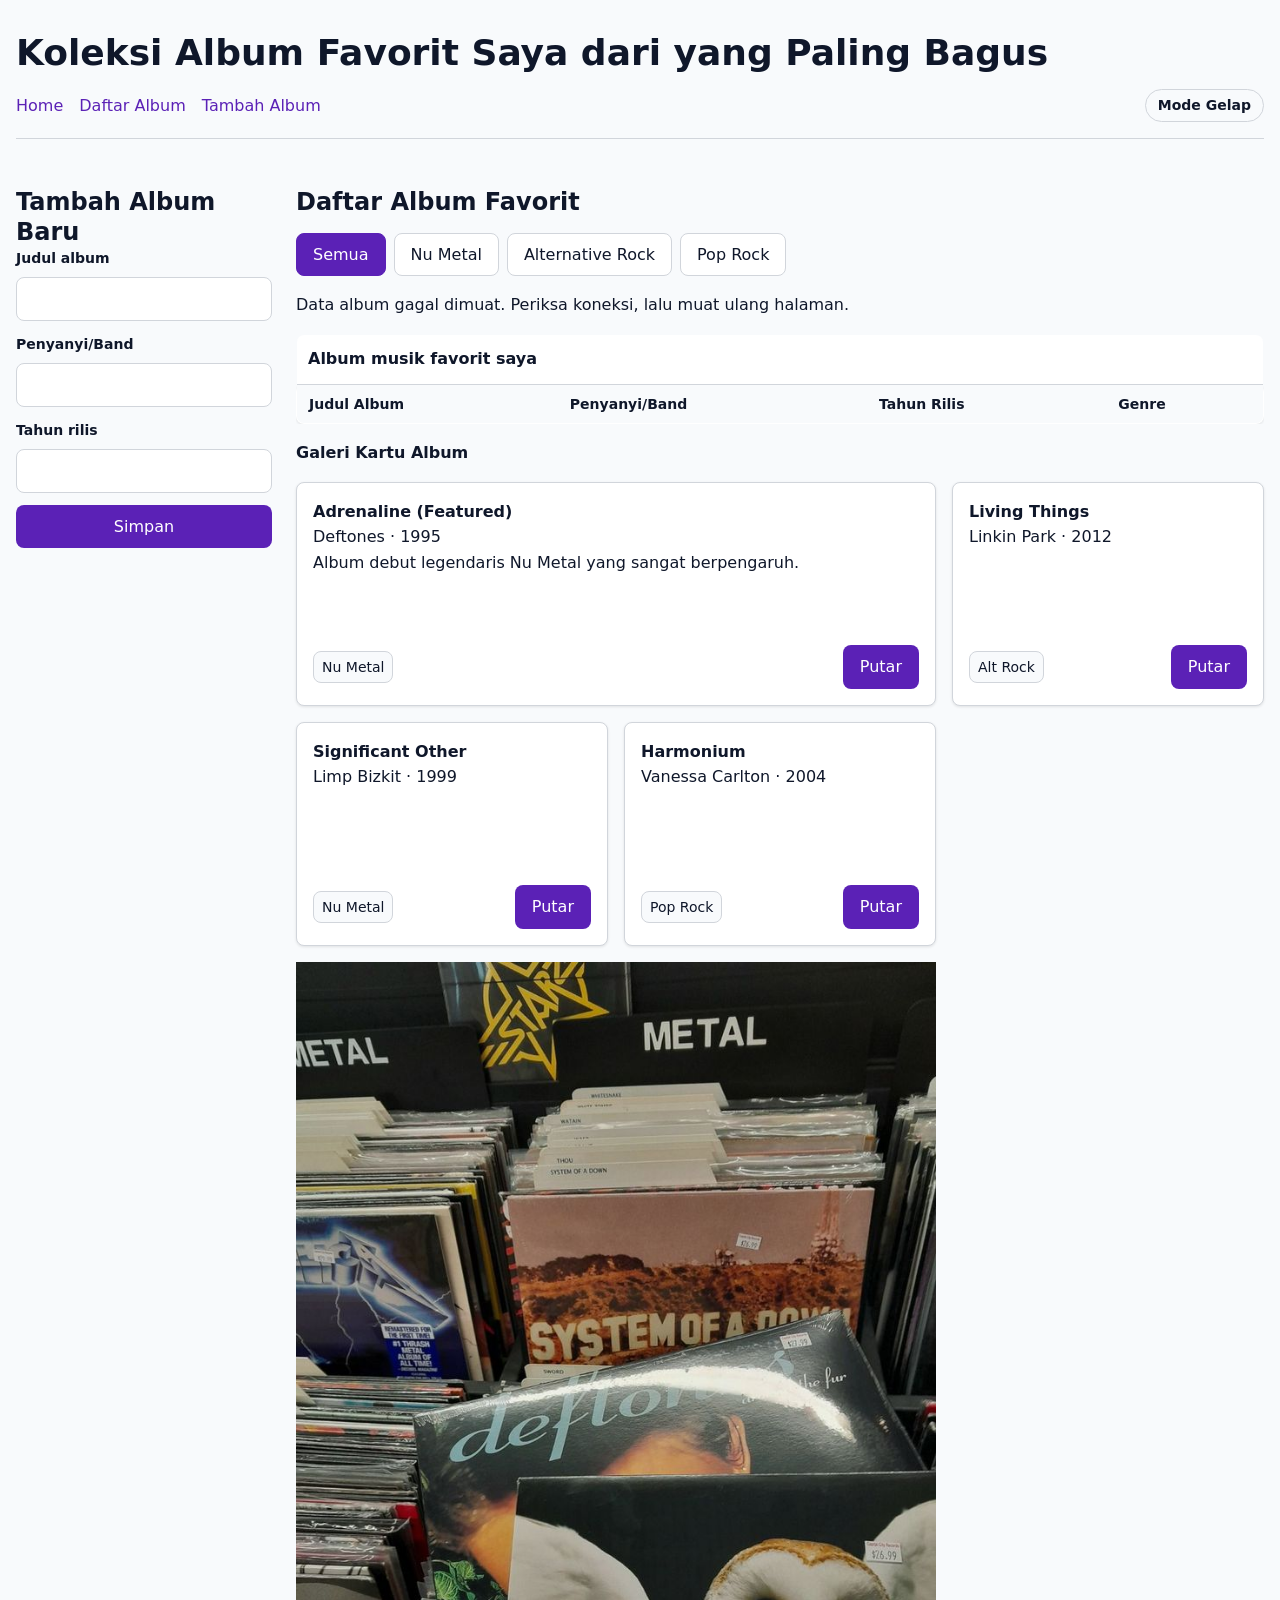
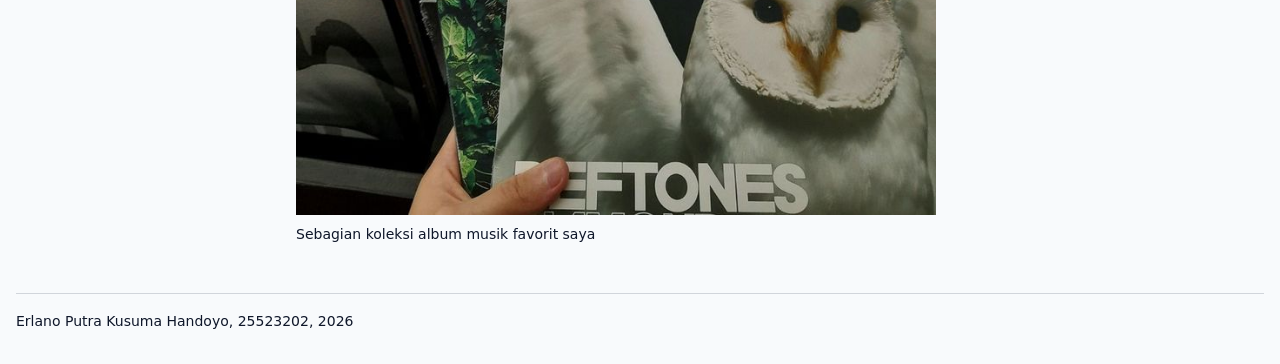
<file: worksheet-p10/profil.html>
<!DOCTYPE html>
<!--
  KERANGKA AWAL — Halaman Profil Saya
  PABW 2026/2027 · Pertemuan 3

  Cara pakai:
  1. Salin berkas ini, ganti nama menjadi profil.html
  2. Ganti setiap tulisan TODO dengan isi milik Anda SENDIRI
  3. Simpan, lalu buka di peramban (F5 untuk memuat ulang)
  4. Kerjakan berurutan mengikuti Lembar B, C, D, dan E pada worksheet

  Jangan menghapus komentar TODO sebelum bagian itu Anda kerjakan —
  komentar itu adalah daftar periksa Anda sendiri.
-->
<html lang="id">
<head>
  <meta charset="utf-8">
  <meta name="viewport" content="width=device-width, initial-scale=1.0">
  <title>Koleksi Album Musik</title>
  <link rel="stylesheet" href="tokens.css">
  <link rel="stylesheet" href="base.css">
  <link rel="stylesheet" href="layout.css">
  <link rel="stylesheet" href="komponen.css">
  <link rel="stylesheet" href="tema.css">
  <link rel="stylesheet" href="responsif.css">
</head>
<body>

  <div class="page">

    <header>
      <div class="header-baris navbar">
        <h1>Koleksi Album Favorit Saya dari yang Paling Bagus</h1>
        <nav aria-label="Navigasi utama">
          <ul>
            <li><a href="#">Home</a></li>
            <li><a href="#daftar-album">Daftar Album</a></li>
            <li><a href="#tambah-album">Tambah Album</a></li>
          </ul>
        </nav>
        
        <div>
          <input type="checkbox" id="tema" class="pengalih-tema">
          <label for="tema" class="tombol-tema"> Mode Gelap</label>
        </div>
      </div>
    </header>

    <main class="isi">
      <section id="tambah-album" class="sisi">
        <h2>Tambah Album Baru</h2>
        <form action="/simpan" method="post" id="form-tambah-album">
          <div class="form-kolom">
            <label for="judul-album">Judul album</label>
            <input type="text" id="judul-album" name="judul-album" required>
            <span class="pesan-galat">Judul album wajib diisi</span>
          </div>
          <div class="form-kolom">
            <label for="penyanyi-band">Penyanyi/Band</label>
            <input type="text" id="penyanyi-band" name="penyanyi-band" required>
            <span class="pesan-galat">Penyanyi/Band wajib diisi</span>
          </div>
          <div class="form-kolom">
            <label for="tahun-rilis">Tahun rilis</label>
            <input type="number" id="tahun-rilis" name="tahun-rilis">
            <span class="pesan-galat">Tahun rilis tidak valid</span>
          </div>
          <button type="submit">Simpan</button>
        </form>
      </section>

      <section id="daftar-album" class="utama">
        <h2>Daftar Album Favorit</h2>

        <div class="filter-baris" id="filter-genre">
        <button type="button" data-genre="semua" class="aktif">Semua</button>
        <button type="button" data-genre="Nu Metal">Nu Metal</button>
        <button type="button" data-genre="Alternative Rock">Alternative Rock</button>
        <button type="button" data-genre="Pop Rock">Pop Rock</button>
      </div>

      <p id="pesan-kosong" hidden>Tidak ada album yang cocok dengan filter ini.</p>

      <p id="muat" hidden>Memuat data...</p>

        <div class="table-wrap">
        <table>
          <caption>Album musik favorit saya</caption>
          <thead>
            <tr>
              <th scope="col">Judul Album</th>
              <th scope="col">Penyanyi/Band</th>
              <th scope="col">Tahun Rilis</th>
              <th scope="col">Genre</th>
            </tr>
          </thead>
          <tbody id="daftar-album-tbody">
          </tbody>
        </table>
        </div>

        <h3 >Galeri Kartu Album</h3>
        <div class="galeri">
          <article class="kartu sorotan">
            <div class="kartu__isi">
              <h4 class="kartu__judul">Adrenaline (Featured)</h4>
              <p>Deftones · 1995</p>
              <p>Album debut legendaris Nu Metal yang sangat berpengaruh.</p>
            </div>
            <div class="kartu__kaki">
              <span class="tag">Nu Metal</span>
              <button type="button">Putar</button>
            </div>
          </article>

          <article class="kartu">
            <div class="kartu__isi">
              <h4 class="kartu__judul">Living Things</h4>
              <p>Linkin Park · 2012</p>
            </div>
            <div class="kartu__kaki">
              <span class="tag">Alt Rock</span>
              <button type="button">Putar</button>
            </div>
          </article>

          <article class="kartu">
            <div class="kartu__isi">
              <h4 class="kartu__judul">Significant Other</h4>
              <p>Limp Bizkit · 1999</p>
            </div>
            <div class="kartu__kaki">
              <span class="tag">Nu Metal</span>
              <button type="button">Putar</button>
            </div>
          </article>

          <article class="kartu">
            <div class="kartu__isi">
              <h4 class="kartu__judul">Harmonium</h4>
              <p>Vanessa Carlton · 2004</p>
            </div>
            <div class="kartu__kaki">
              <span class="tag">Pop Rock</span>
              <button type="button">Putar</button>
            </div>
          </article>
        </div>

        <figure>
          <img src="koleksi-album.webp"
               alt="Rak berisi kumpulan album musik favorit saya yang tersusun berjajar"
               width="640" height="360" loading="lazy">
          <figcaption>Sebagian koleksi album musik favorit saya</figcaption>
        </figure>
      </section>

    </main>

    <footer>
      <p>Erlano Putra Kusuma Handoyo, 25523202, 2026</p>
    </footer>

  </div>
  <script type="module" src="js/app.js"></script>

</body>
</html>
</file>
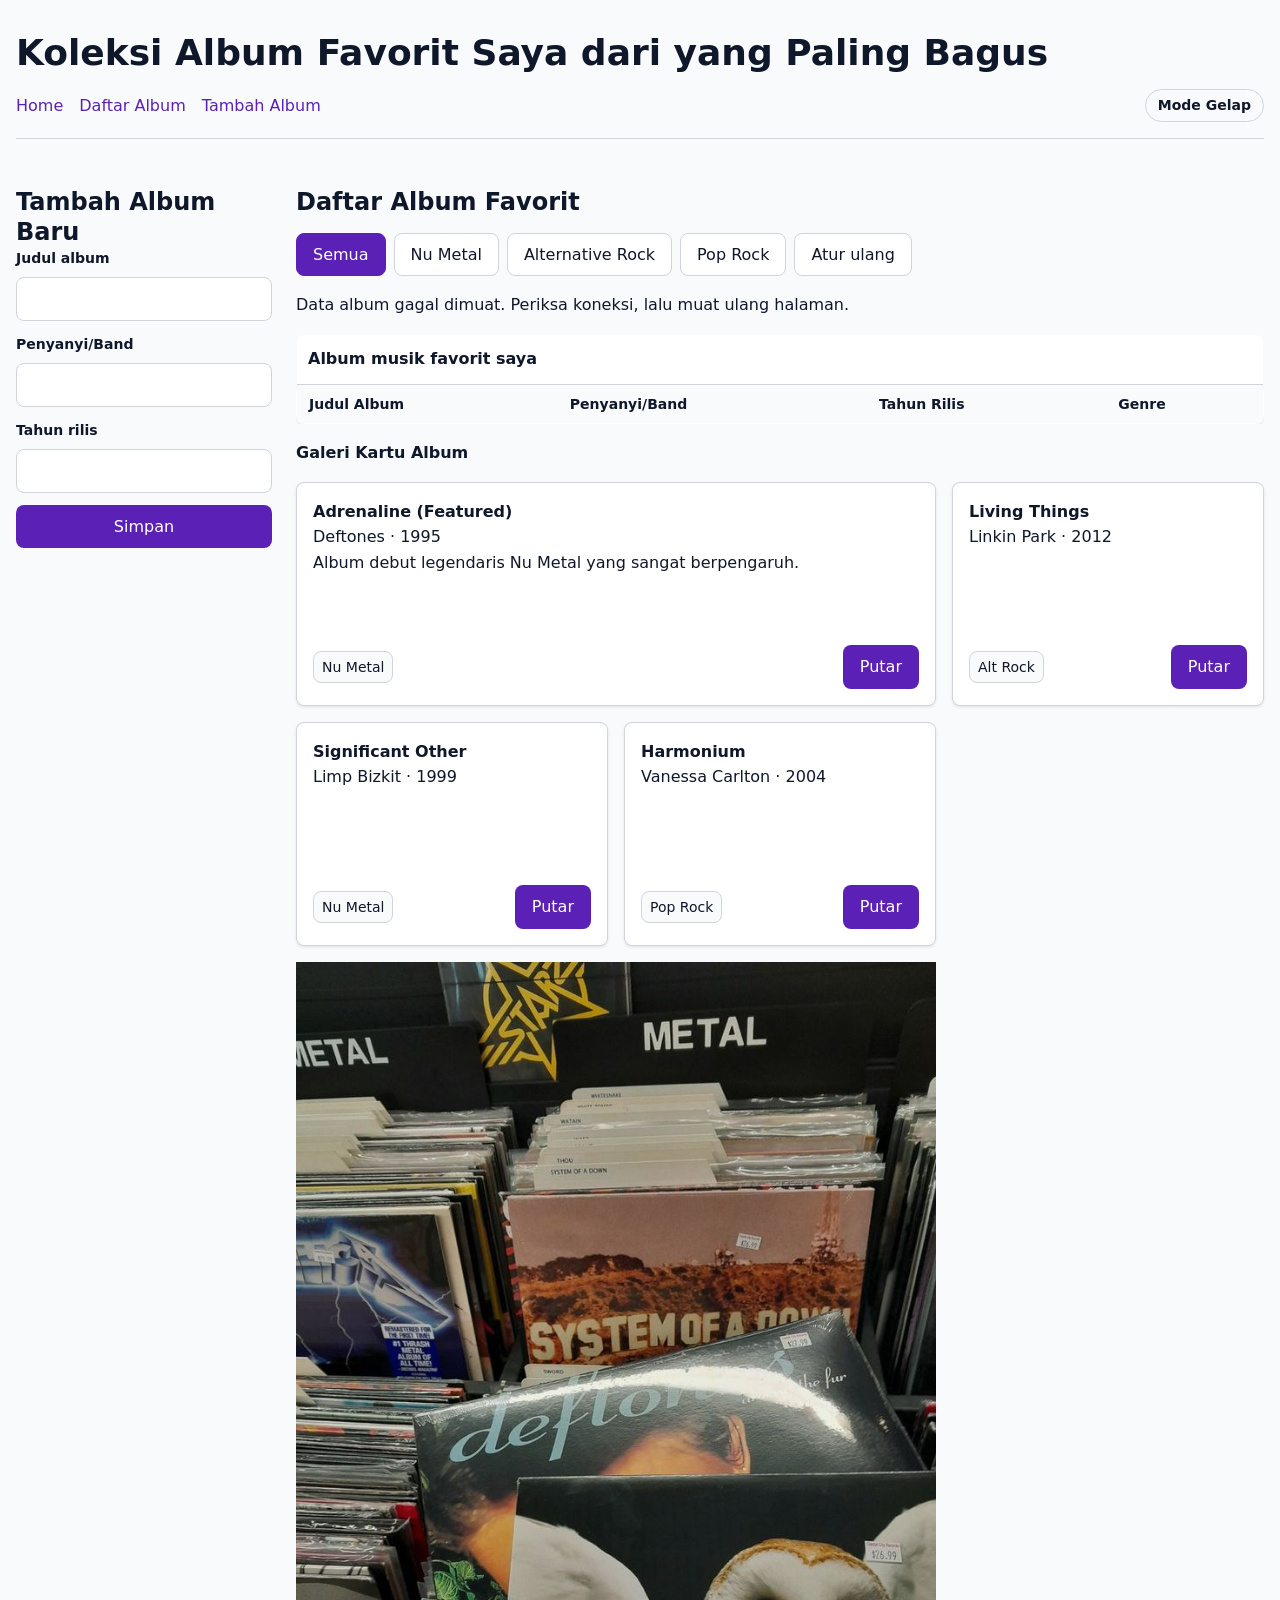
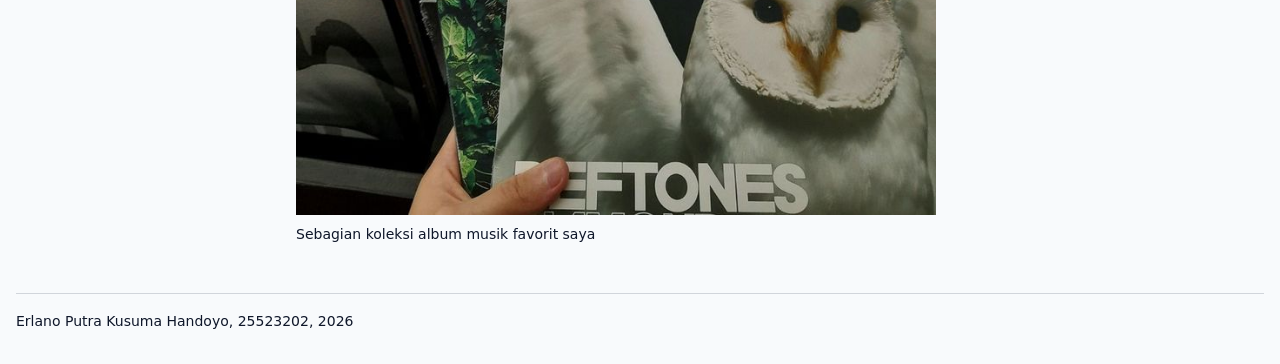
<file: worksheet-p11/profil.html>
<!DOCTYPE html>
<!--
  KERANGKA AWAL — Halaman Profil Saya
  PABW 2026/2027 · Pertemuan 3

  Cara pakai:
  1. Salin berkas ini, ganti nama menjadi profil.html
  2. Ganti setiap tulisan TODO dengan isi milik Anda SENDIRI
  3. Simpan, lalu buka di peramban (F5 untuk memuat ulang)
  4. Kerjakan berurutan mengikuti Lembar B, C, D, dan E pada worksheet

  Jangan menghapus komentar TODO sebelum bagian itu Anda kerjakan —
  komentar itu adalah daftar periksa Anda sendiri.
-->
<html lang="id">
<head>
  <meta charset="utf-8">
  <meta name="viewport" content="width=device-width, initial-scale=1.0">
  <title>Koleksi Album Musik</title>
  <link rel="stylesheet" href="tokens.css">
  <link rel="stylesheet" href="base.css">
  <link rel="stylesheet" href="layout.css">
  <link rel="stylesheet" href="komponen.css">
  <link rel="stylesheet" href="tema.css">
  <link rel="stylesheet" href="responsif.css">
</head>
<body>

  <div class="page">

    <header>
      <div class="header-baris navbar">
        <h1>Koleksi Album Favorit Saya dari yang Paling Bagus</h1>
        <nav aria-label="Navigasi utama">
          <ul>
            <li><a href="#">Home</a></li>
            <li><a href="#daftar-album">Daftar Album</a></li>
            <li><a href="#tambah-album">Tambah Album</a></li>
          </ul>
        </nav>
        
        <div>
          <input type="checkbox" id="tema" class="pengalih-tema">
          <label for="tema" class="tombol-tema"> Mode Gelap</label>
        </div>
      </div>
    </header>

    <main class="isi">
      <section id="tambah-album" class="sisi">
        <h2>Tambah Album Baru</h2>
        <form action="/simpan" method="post" id="form-tambah-album">
          <div class="form-kolom">
            <label for="judul-album">Judul album</label>
            <input type="text" id="judul-album" name="judul-album" required>
            <span class="pesan-galat">Judul album wajib diisi</span>
          </div>
          <div class="form-kolom">
            <label for="penyanyi-band">Penyanyi/Band</label>
            <input type="text" id="penyanyi-band" name="penyanyi-band" required>
            <span class="pesan-galat">Penyanyi/Band wajib diisi</span>
          </div>
          <div class="form-kolom">
            <label for="tahun-rilis">Tahun rilis</label>
            <input type="number" id="tahun-rilis" name="tahun-rilis">
            <span class="pesan-galat">Tahun rilis tidak valid</span>
          </div>
          <button type="submit">Simpan</button>
        </form>
      </section>

      <section id="daftar-album" class="utama">
        <h2>Daftar Album Favorit</h2>

        <div class="filter-baris" id="filter-genre">
        <button type="button" data-genre="semua" class="aktif">Semua</button>
        <button type="button" data-genre="Nu Metal">Nu Metal</button>
        <button type="button" data-genre="Alternative Rock">Alternative Rock</button>
        <button type="button" data-genre="Pop Rock">Pop Rock</button>
        <button type="button" id="atur-ulang">Atur ulang</button>
      </div>

      <p id="pesan-kosong" hidden>Tidak ada album yang cocok dengan filter ini.</p>

      <p id="muat" hidden>Memuat data...</p>

        <div class="table-wrap">
        <table>
          <caption>Album musik favorit saya</caption>
          <thead>
            <tr>
              <th scope="col">Judul Album</th>
              <th scope="col">Penyanyi/Band</th>
              <th scope="col">Tahun Rilis</th>
              <th scope="col">Genre</th>
            </tr>
          </thead>
          <tbody id="daftar-album-tbody">
          </tbody>
        </table>
        </div>

        <h3 >Galeri Kartu Album</h3>
        <div class="galeri">
          <article class="kartu sorotan">
            <div class="kartu__isi">
              <h4 class="kartu__judul">Adrenaline (Featured)</h4>
              <p>Deftones · 1995</p>
              <p>Album debut legendaris Nu Metal yang sangat berpengaruh.</p>
            </div>
            <div class="kartu__kaki">
              <span class="tag">Nu Metal</span>
              <button type="button">Putar</button>
            </div>
          </article>

          <article class="kartu">
            <div class="kartu__isi">
              <h4 class="kartu__judul">Living Things</h4>
              <p>Linkin Park · 2012</p>
            </div>
            <div class="kartu__kaki">
              <span class="tag">Alt Rock</span>
              <button type="button">Putar</button>
            </div>
          </article>

          <article class="kartu">
            <div class="kartu__isi">
              <h4 class="kartu__judul">Significant Other</h4>
              <p>Limp Bizkit · 1999</p>
            </div>
            <div class="kartu__kaki">
              <span class="tag">Nu Metal</span>
              <button type="button">Putar</button>
            </div>
          </article>

          <article class="kartu">
            <div class="kartu__isi">
              <h4 class="kartu__judul">Harmonium</h4>
              <p>Vanessa Carlton · 2004</p>
            </div>
            <div class="kartu__kaki">
              <span class="tag">Pop Rock</span>
              <button type="button">Putar</button>
            </div>
          </article>
        </div>

        <figure>
          <img src="koleksi-album.webp"
               alt="Rak berisi kumpulan album musik favorit saya yang tersusun berjajar"
               width="640" height="360" loading="lazy">
          <figcaption>Sebagian koleksi album musik favorit saya</figcaption>
        </figure>
      </section>

    </main>

    <footer>
      <p>Erlano Putra Kusuma Handoyo, 25523202, 2026</p>
    </footer>

  </div>
  <script type="module" src="js/app.js"></script>

</body>
</html>
</file>
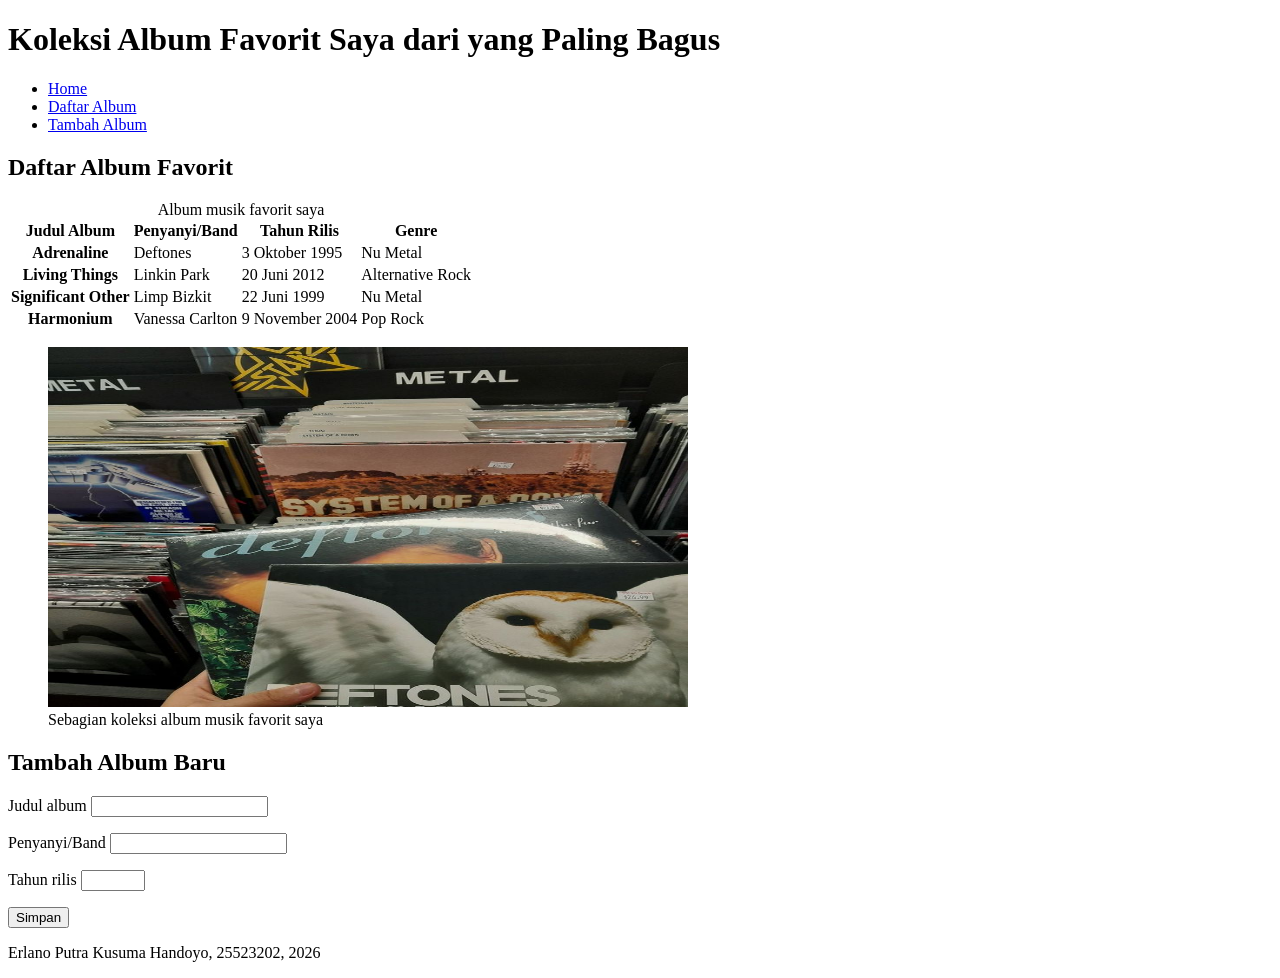
<file: worksheet-p3/profil.html>
<!DOCTYPE html>
<!--
  KERANGKA AWAL — Halaman Profil Saya
  PABW 2026/2027 · Pertemuan 3

  Cara pakai:
  1. Salin berkas ini, ganti nama menjadi profil.html
  2. Ganti setiap tulisan TODO dengan isi milik Anda SENDIRI
  3. Simpan, lalu buka di peramban (F5 untuk memuat ulang)
  4. Kerjakan berurutan mengikuti Lembar B, C, D, dan E pada worksheet

  Jangan menghapus komentar TODO sebelum bagian itu Anda kerjakan —
  komentar itu adalah daftar periksa Anda sendiri.
-->
<html lang="id">
<head>
  <meta charset="utf-8">
  <meta name="viewport" content="width=device-width, initial-scale=1.0">
  <title>Koleksi Album Musik</title>
</head>
<body>

  <header>
    <h1>Koleksi Album Favorit Saya dari yang Paling Bagus</h1>
    <nav aria-label="Navigasi utama">
      <ul>
        <li><a href="#">Home</a></li>
        <li><a href="#daftar-album">Daftar Album</a></li>
        <li><a href="#tambah-album">Tambah Album</a></li>
      </ul>
    </nav>
  </header>

  <main>
    <section id="daftar-album">
      <h2>Daftar Album Favorit</h2>

      <table>
        <caption>Album musik favorit saya</caption>
        <thead>
          <tr>
            <th scope="col">Judul Album</th>
            <th scope="col">Penyanyi/Band</th>
            <th scope="col">Tahun Rilis</th>
            <th scope="col">Genre</th>
          </tr>
        </thead>
        <tbody>
          <tr>
            <th scope="row">Adrenaline</th>
            <td>Deftones</td>
            <td><time datetime="1995-10-03">3 Oktober 1995</time></td>
            <td>Nu Metal</td>
          </tr>
          <tr>
            <th scope="row">Living Things</th>
            <td>Linkin Park</td>
            <td><time datetime="2012-06-20">20 Juni 2012</time></td>
            <td>Alternative Rock</td>
          </tr>
          <tr>
            <th scope="row">Significant Other</th>
            <td>Limp Bizkit</td>
            <td><time datetime="1999-06-22">22 Juni 1999</time></td>
            <td>Nu Metal</td>
          </tr>
          <tr>
            <th scope="row">Harmonium</th>
            <td>Vanessa Carlton</td>
            <td><time datetime="2004-11-09">9 November 2004</time></td>
            <td>Pop Rock</td>
          </tr>
        </tbody>
      </table>

      <figure>
        <img src="koleksi-album.webp"
             alt="Rak berisi kumpulan album musik favorit saya yang tersusun berjajar"
             width="640" height="360" loading="lazy">
        <figcaption>Sebagian koleksi album musik favorit saya</figcaption>
      </figure>
    </section>

    <section id="tambah-album">
      <h2>Tambah Album Baru</h2>
      <form action="/simpan" method="post">
        <p>
          <label for="judul-album">Judul album</label>
          <input type="text" id="judul-album" name="judul-album" required>
        </p>
        <p>
          <label for="penyanyi-band">Penyanyi/Band</label>
          <input type="text" id="penyanyi-band" name="penyanyi-band" required>
        </p>
        <p>
          <label for="tahun-rilis">Tahun rilis</label>
          <input type="number" id="tahun-rilis" name="tahun-rilis" min="1900" max="2026" required>
        </p>
        <button type="submit">Simpan</button>
      </form>
    </section>
  </main>

  <footer>
    <p>Erlano Putra Kusuma Handoyo, 25523202, 2026</p>
  </footer>

</body>
</html>
</file>
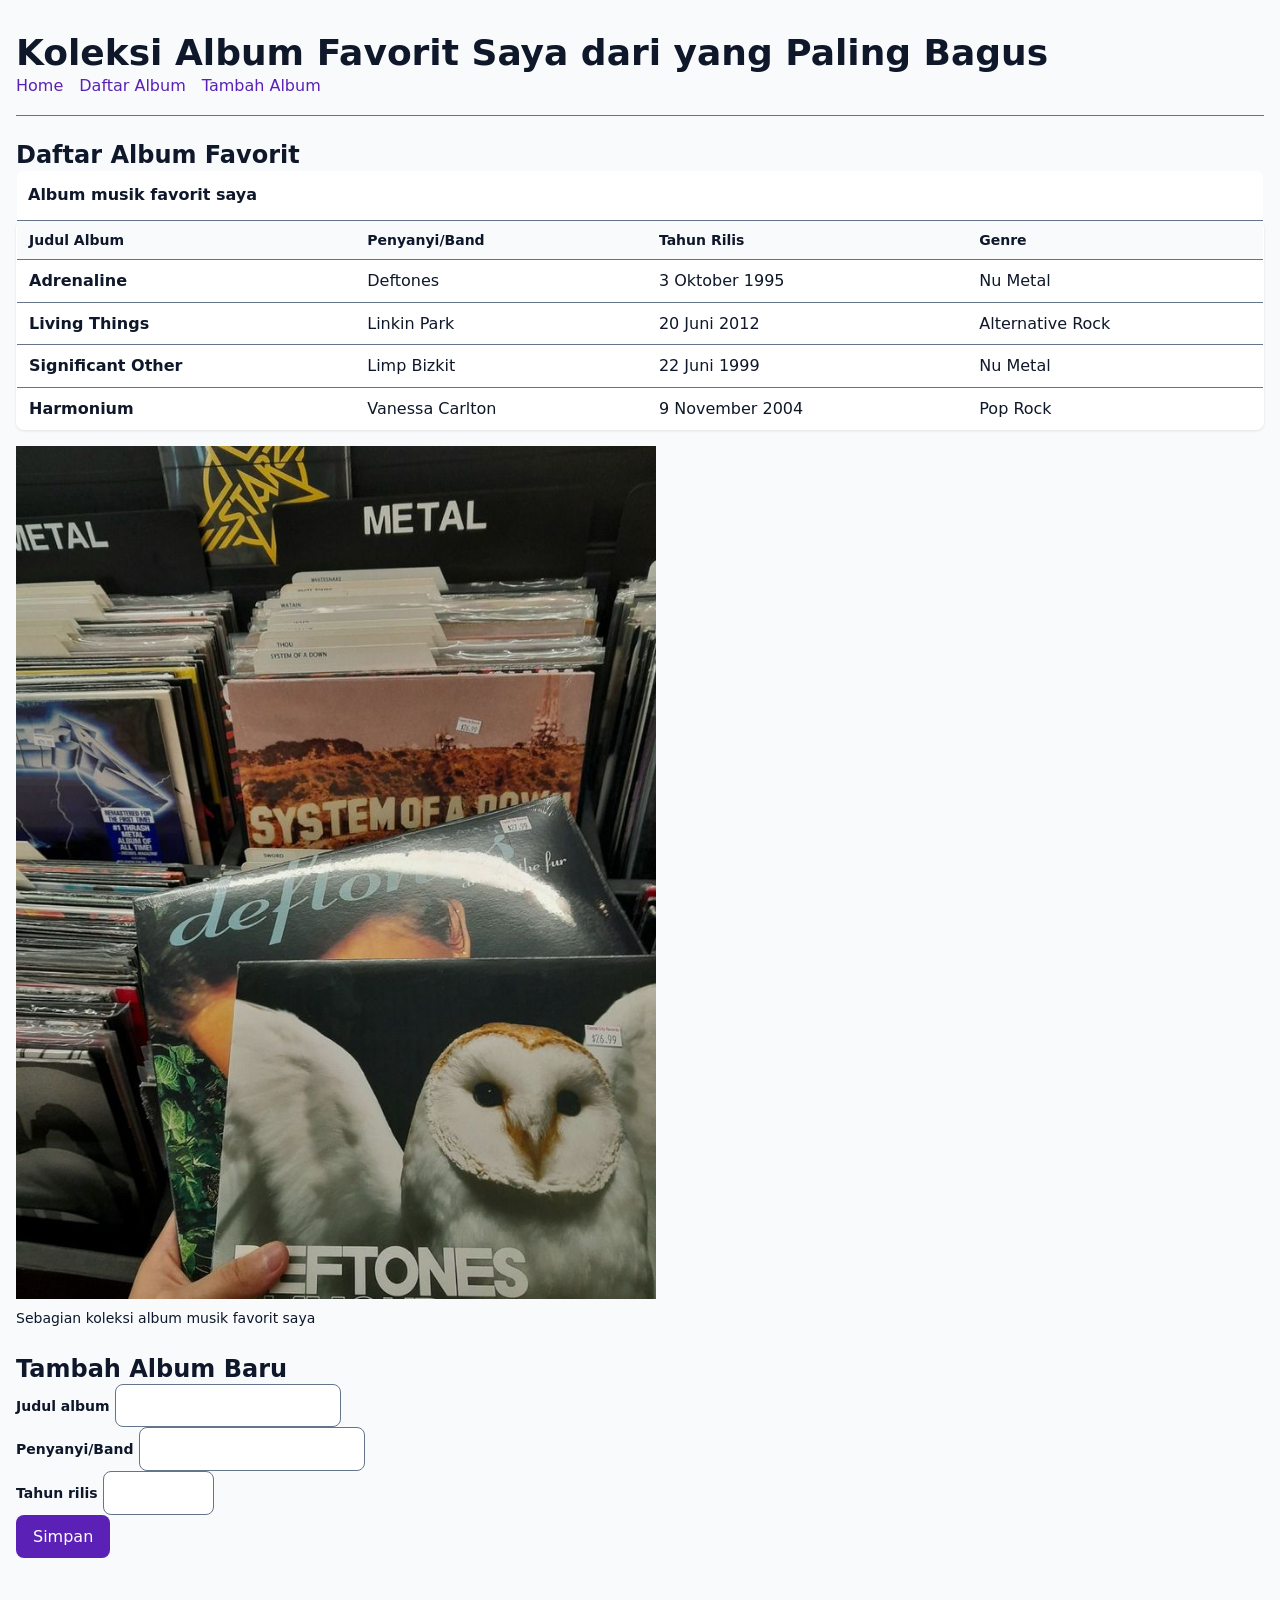
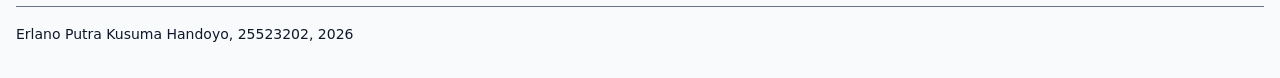
<file: worksheet-p4/profil.html>
<!DOCTYPE html>
<!--
  KERANGKA AWAL — Halaman Profil Saya
  PABW 2026/2027 · Pertemuan 3

  Cara pakai:
  1. Salin berkas ini, ganti nama menjadi profil.html
  2. Ganti setiap tulisan TODO dengan isi milik Anda SENDIRI
  3. Simpan, lalu buka di peramban (F5 untuk memuat ulang)
  4. Kerjakan berurutan mengikuti Lembar B, C, D, dan E pada worksheet

  Jangan menghapus komentar TODO sebelum bagian itu Anda kerjakan —
  komentar itu adalah daftar periksa Anda sendiri.
-->
<html lang="id">
<head>
  <meta charset="utf-8">
  <meta name="viewport" content="width=device-width, initial-scale=1.0">
  <title>Koleksi Album Musik</title>

  <link rel="stylesheet" href="tokens.css">
  <link rel="stylesheet" href="base.css">
  <link rel="stylesheet" href="layout.css">
  <link rel="stylesheet" href="komponen.css">
  <link rel="stylesheet" href="tema.css">
  
</head>
<body>

  <header>
    <h1>Koleksi Album Favorit Saya dari yang Paling Bagus</h1>
    <nav aria-label="Navigasi utama">
      <ul>
        <li><a href="#">Home</a></li>
        <li><a href="#daftar-album">Daftar Album</a></li>
        <li><a href="#tambah-album">Tambah Album</a></li>
      </ul>
    </nav>
  </header>

  <main>
    <section id="daftar-album">
      <h2>Daftar Album Favorit</h2>

      <table>
        <caption>Album musik favorit saya</caption>
        <thead>
          <tr>
            <th scope="col">Judul Album</th>
            <th scope="col">Penyanyi/Band</th>
            <th scope="col">Tahun Rilis</th>
            <th scope="col">Genre</th>
          </tr>
        </thead>
        <tbody>
          <tr>
            <th scope="row">Adrenaline</th>
            <td>Deftones</td>
            <td><time datetime="1995-10-03">3 Oktober 1995</time></td>
            <td>Nu Metal</td>
          </tr>
          <tr>
            <th scope="row">Living Things</th>
            <td>Linkin Park</td>
            <td><time datetime="2012-06-20">20 Juni 2012</time></td>
            <td>Alternative Rock</td>
          </tr>
          <tr>
            <th scope="row">Significant Other</th>
            <td>Limp Bizkit</td>
            <td><time datetime="1999-06-22">22 Juni 1999</time></td>
            <td>Nu Metal</td>
          </tr>
          <tr>
            <th scope="row">Harmonium</th>
            <td>Vanessa Carlton</td>
            <td><time datetime="2004-11-09">9 November 2004</time></td>
            <td>Pop Rock</td>
          </tr>
        </tbody>
      </table>

      <figure>
        <img src="koleksi-album.webp"
             alt="Rak berisi kumpulan album musik favorit saya yang tersusun berjajar"
             width="640" height="360" loading="lazy">
        <figcaption>Sebagian koleksi album musik favorit saya</figcaption>
      </figure>
    </section>

    <section id="tambah-album">
      <h2>Tambah Album Baru</h2>
      <form action="/simpan" method="post">
        <p>
          <label for="judul-album">Judul album</label>
          <input type="text" id="judul-album" name="judul-album" required>
        </p>
        <p>
          <label for="penyanyi-band">Penyanyi/Band</label>
          <input type="text" id="penyanyi-band" name="penyanyi-band" required>
        </p>
        <p>
          <label for="tahun-rilis">Tahun rilis</label>
          <input type="number" id="tahun-rilis" name="tahun-rilis" min="1900" max="2026" required>
        </p>
        <button type="submit">Simpan</button>
      </form>
    </section>
  </main>

  <footer>
    <p>Erlano Putra Kusuma Handoyo, 25523202, 2026</p>
  </footer>

</body>
</html>
</file>
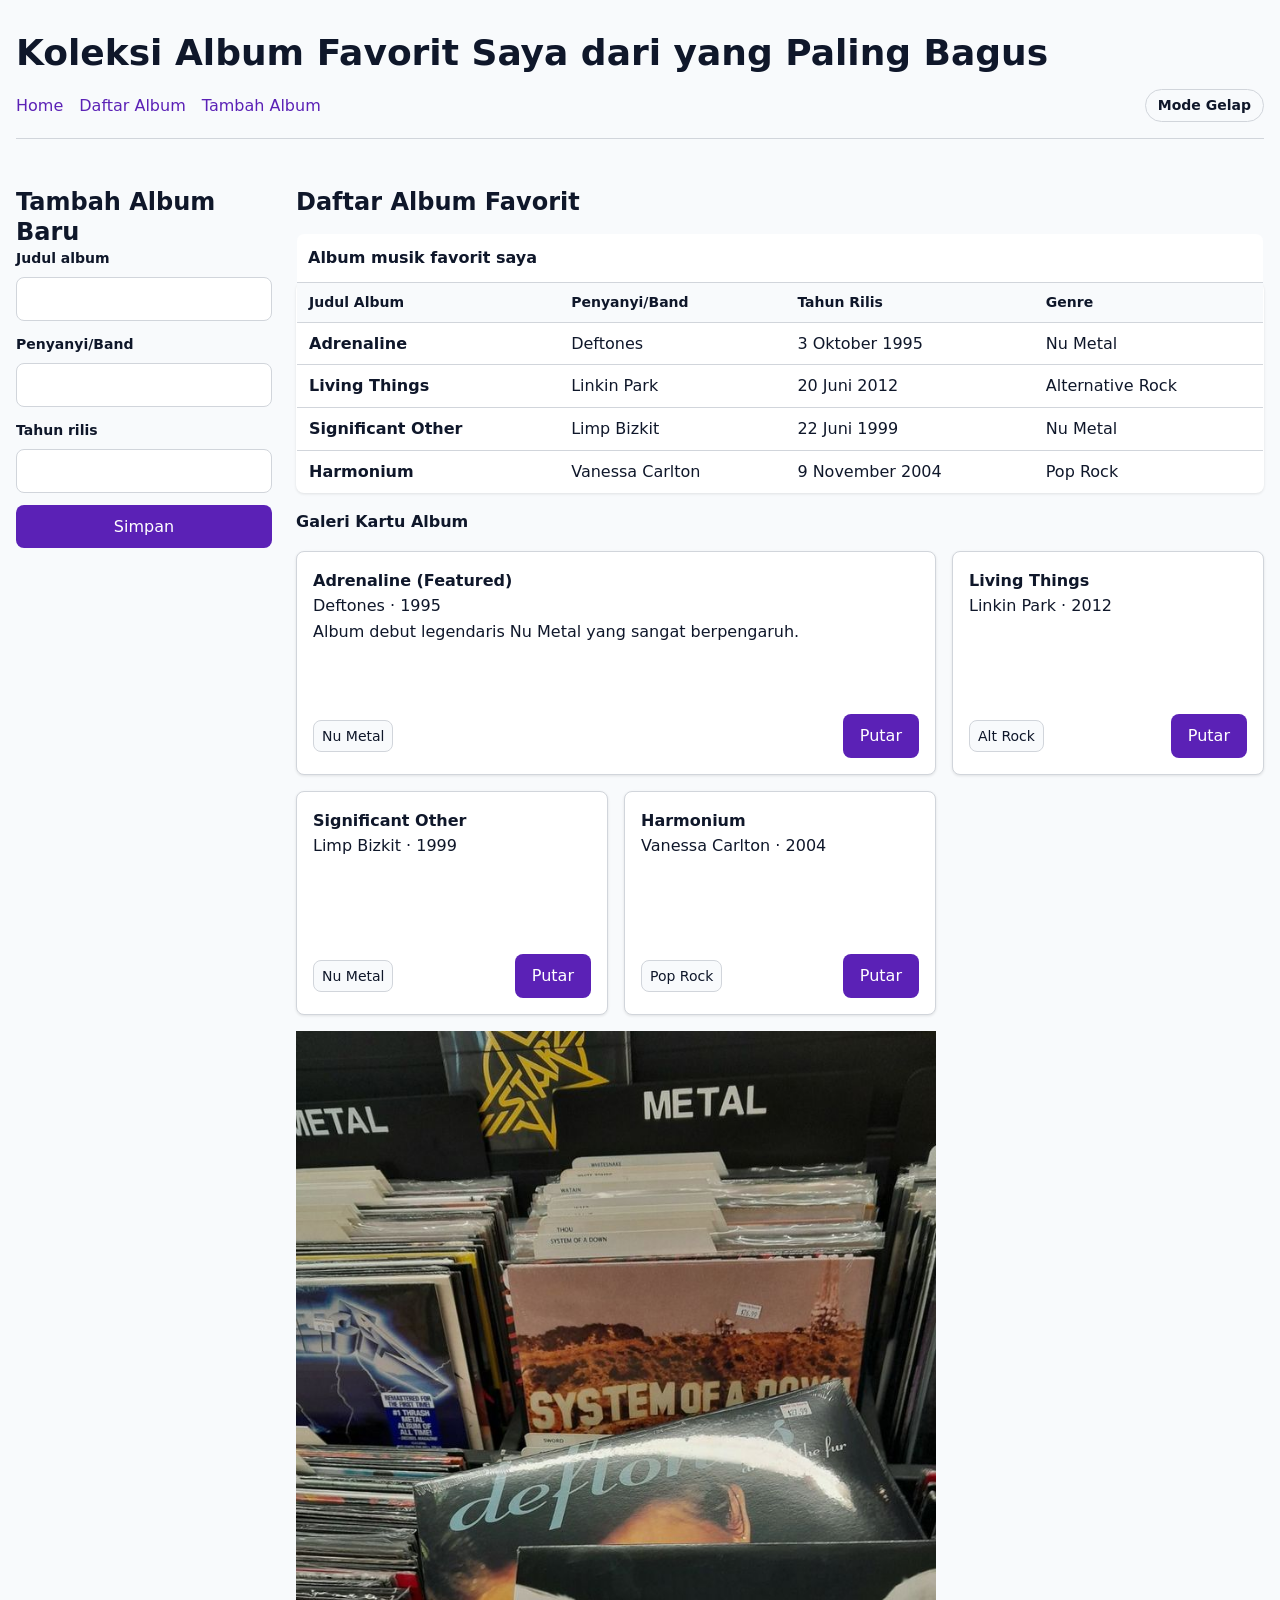
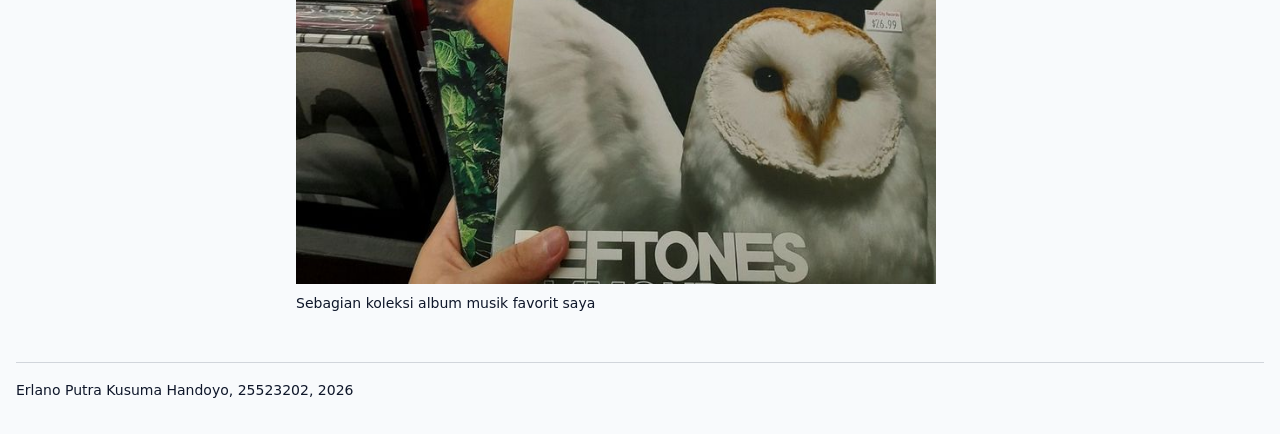
<file: worksheet-p5/profil.html>
<!DOCTYPE html>
<!--
  KERANGKA AWAL — Halaman Profil Saya
  PABW 2026/2027 · Pertemuan 3

  Cara pakai:
  1. Salin berkas ini, ganti nama menjadi profil.html
  2. Ganti setiap tulisan TODO dengan isi milik Anda SENDIRI
  3. Simpan, lalu buka di peramban (F5 untuk memuat ulang)
  4. Kerjakan berurutan mengikuti Lembar B, C, D, dan E pada worksheet

  Jangan menghapus komentar TODO sebelum bagian itu Anda kerjakan —
  komentar itu adalah daftar periksa Anda sendiri.
-->
<html lang="id">
<head>
  <meta charset="utf-8">
  <meta name="viewport" content="width=device-width, initial-scale=1.0">
  <title>Koleksi Album Musik</title>
  <link rel="stylesheet" href="tokens.css">
  <link rel="stylesheet" href="base.css">
  <link rel="stylesheet" href="layout.css">
  <link rel="stylesheet" href="komponen.css">
  <link rel="stylesheet" href="tema.css">
</head>
<body>

  <div class="page">

    <header>
      <div class="header-baris navbar">
        <h1>Koleksi Album Favorit Saya dari yang Paling Bagus</h1>
        <nav aria-label="Navigasi utama">
          <ul>
            <li><a href="#">Home</a></li>
            <li><a href="#daftar-album">Daftar Album</a></li>
            <li><a href="#tambah-album">Tambah Album</a></li>
          </ul>
        </nav>
        
        <div>
          <input type="checkbox" id="tema" class="pengalih-tema">
          <label for="tema" class="tombol-tema"> Mode Gelap</label>
        </div>
      </div>
    </header>

    <main class="isi">

      <section id="tambah-album" class="sisi">
        <h2>Tambah Album Baru</h2>
        <form action="/simpan" method="post">
          <div class="form-kolom">
            <label for="judul-album">Judul album</label>
            <input type="text" id="judul-album" name="judul-album" required>
            <span class="pesan-galat">Judul album wajib diisi</span>
          </div>
          <div class="form-kolom">
            <label for="penyanyi-band">Penyanyi/Band</label>
            <input type="text" id="penyanyi-band" name="penyanyi-band" required>
            <span class="pesan-galat">Penyanyi/Band wajib diisi</span>
          </div>
          <div class="form-kolom">
            <label for="tahun-rilis">Tahun rilis</label>
            <input type="number" id="tahun-rilis" name="tahun-rilis" min="1900" max="2026" required>
            <span class="pesan-galat">Tahun rilis tidak valid</span>
          </div>
          <button type="submit">Simpan</button>
        </form>
      </section>

      <section id="daftar-album" class="utama">
        <h2>Daftar Album Favorit</h2>

        <table>
          <caption>Album musik favorit saya</caption>
          <thead>
            <tr>
              <th scope="col">Judul Album</th>
              <th scope="col">Penyanyi/Band</th>
              <th scope="col">Tahun Rilis</th>
              <th scope="col">Genre</th>
            </tr>
          </thead>
          <tbody>
            <tr>
              <th scope="row">Adrenaline</th>
              <td>Deftones</td>
              <td><time datetime="1995-10-03">3 Oktober 1995</time></td>
              <td>Nu Metal</td>
            </tr>
            <tr>
              <th scope="row">Living Things</th>
              <td>Linkin Park</td>
              <td><time datetime="2012-06-20">20 Juni 2012</time></td>
              <td>Alternative Rock</td>
            </tr>
            <tr>
              <th scope="row">Significant Other</th>
              <td>Limp Bizkit</td>
              <td><time datetime="1999-06-22">22 Juni 1999</time></td>
              <td>Nu Metal</td>
            </tr>
            <tr>
              <th scope="row">Harmonium</th>
              <td>Vanessa Carlton</td>
              <td><time datetime="2004-11-09">9 November 2004</time></td>
              <td>Pop Rock</td>
            </tr>
          </tbody>
        </table>

        <h3 >Galeri Kartu Album</h3>
        <div class="galeri">
          <article class="kartu sorotan">
            <div class="kartu__isi">
              <h4 class="kartu__judul">Adrenaline (Featured)</h4>
              <p>Deftones · 1995</p>
              <p>Album debut legendaris Nu Metal yang sangat berpengaruh.</p>
            </div>
            <div class="kartu__kaki">
              <span class="tag">Nu Metal</span>
              <button type="button">Putar</button>
            </div>
          </article>

          <article class="kartu">
            <div class="kartu__isi">
              <h4 class="kartu__judul">Living Things</h4>
              <p>Linkin Park · 2012</p>
            </div>
            <div class="kartu__kaki">
              <span class="tag">Alt Rock</span>
              <button type="button">Putar</button>
            </div>
          </article>

          <article class="kartu">
            <div class="kartu__isi">
              <h4 class="kartu__judul">Significant Other</h4>
              <p>Limp Bizkit · 1999</p>
            </div>
            <div class="kartu__kaki">
              <span class="tag">Nu Metal</span>
              <button type="button">Putar</button>
            </div>
          </article>

          <article class="kartu">
            <div class="kartu__isi">
              <h4 class="kartu__judul">Harmonium</h4>
              <p>Vanessa Carlton · 2004</p>
            </div>
            <div class="kartu__kaki">
              <span class="tag">Pop Rock</span>
              <button type="button">Putar</button>
            </div>
          </article>
        </div>

        <figure>
          <img src="koleksi-album.webp"
               alt="Rak berisi kumpulan album musik favorit saya yang tersusun berjajar"
               width="640" height="360" loading="lazy">
          <figcaption>Sebagian koleksi album musik favorit saya</figcaption>
        </figure>
      </section>

    </main>

    <footer>
      <p>Erlano Putra Kusuma Handoyo, 25523202, 2026</p>
    </footer>

  </div>

</body>
</html>
</file>
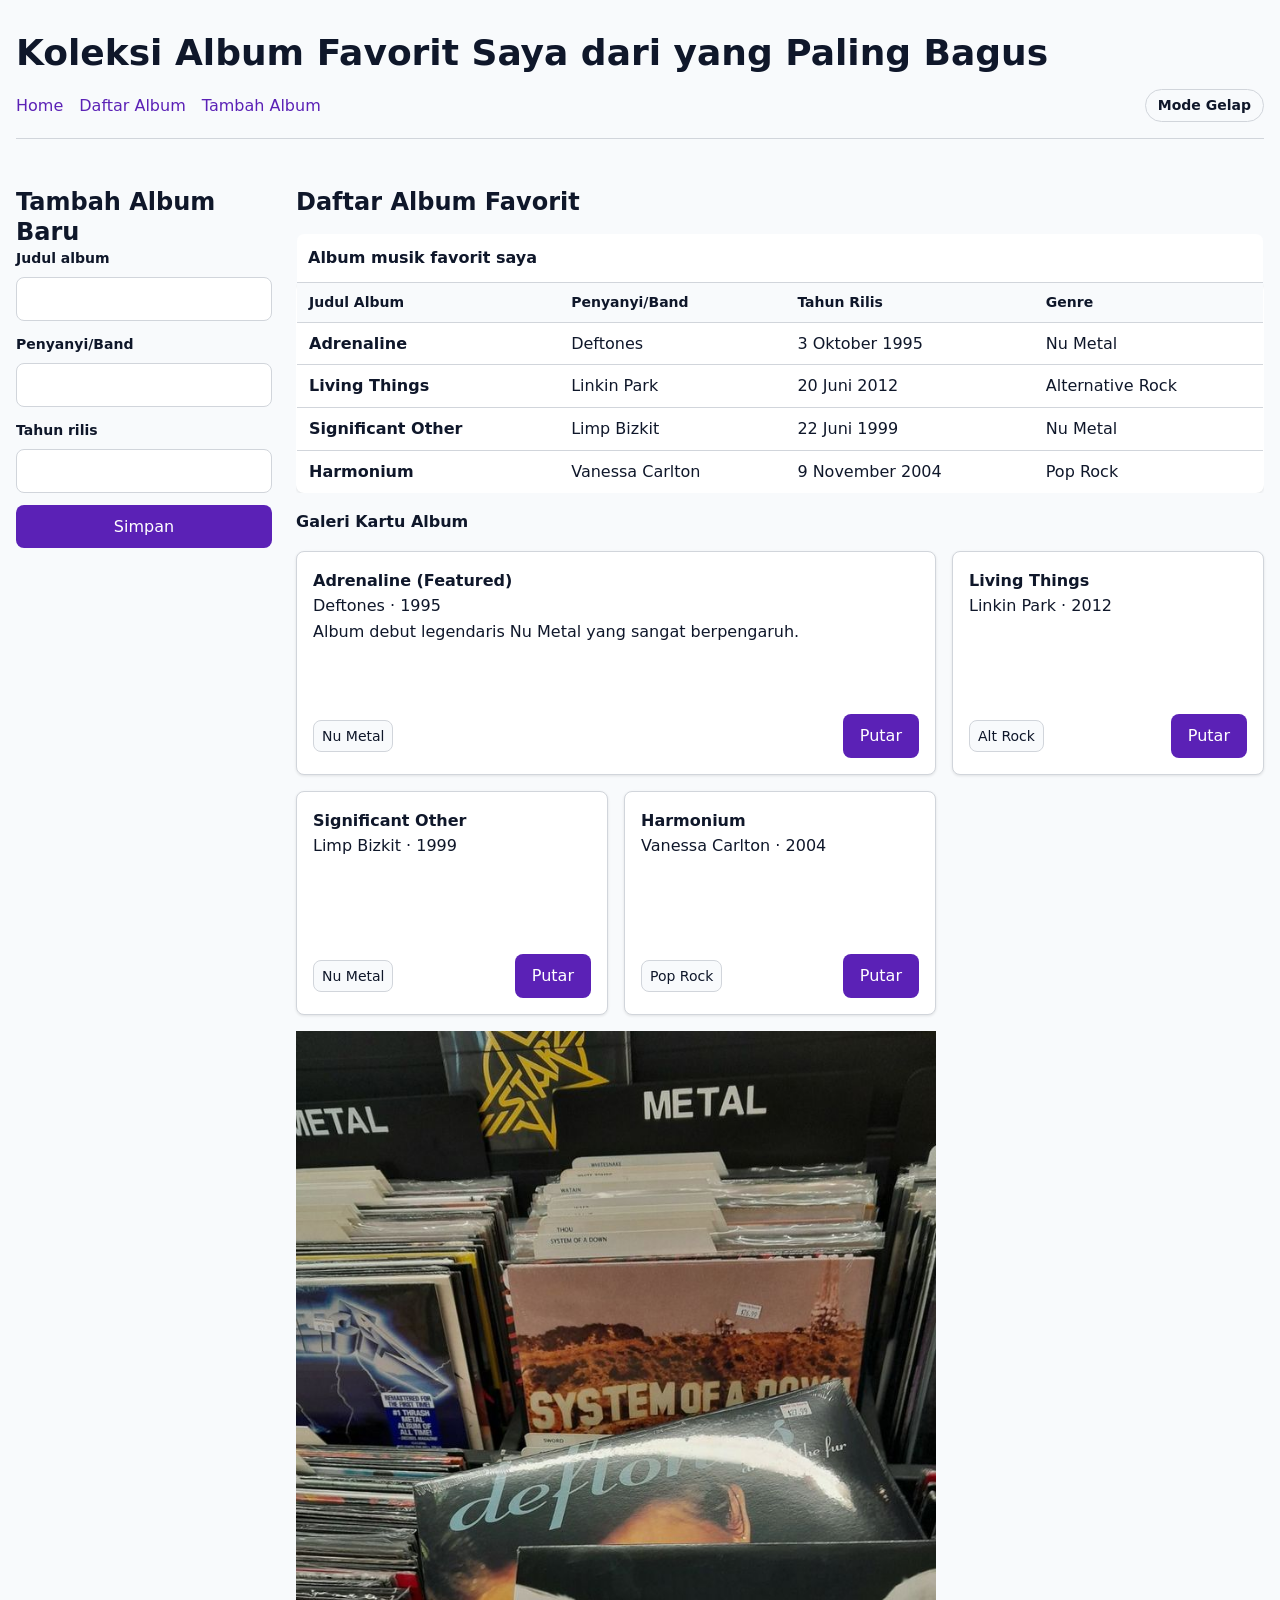
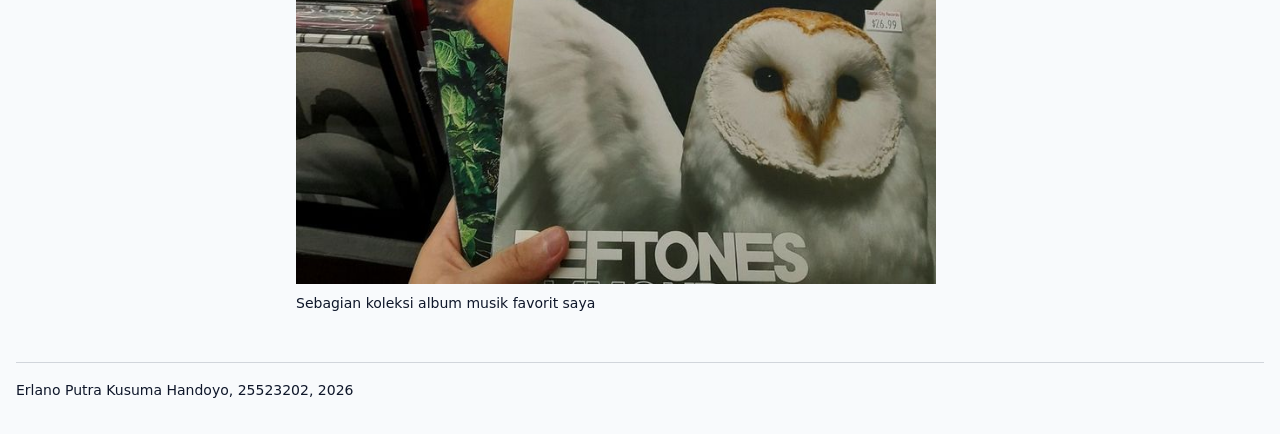
<file: worksheet-p6/profil.html>
<!DOCTYPE html>
<!--
  KERANGKA AWAL — Halaman Profil Saya
  PABW 2026/2027 · Pertemuan 3

  Cara pakai:
  1. Salin berkas ini, ganti nama menjadi profil.html
  2. Ganti setiap tulisan TODO dengan isi milik Anda SENDIRI
  3. Simpan, lalu buka di peramban (F5 untuk memuat ulang)
  4. Kerjakan berurutan mengikuti Lembar B, C, D, dan E pada worksheet

  Jangan menghapus komentar TODO sebelum bagian itu Anda kerjakan —
  komentar itu adalah daftar periksa Anda sendiri.
-->
<html lang="id">
<head>
  <meta charset="utf-8">
  <meta name="viewport" content="width=device-width, initial-scale=1.0">
  <title>Koleksi Album Musik</title>
  <link rel="stylesheet" href="tokens.css">
  <link rel="stylesheet" href="base.css">
  <link rel="stylesheet" href="layout.css">
  <link rel="stylesheet" href="komponen.css">
  <link rel="stylesheet" href="tema.css">
  <link rel="stylesheet" href="responsif.css">
</head>
<body>

  <div class="page">

    <header>
      <div class="header-baris navbar">
        <h1>Koleksi Album Favorit Saya dari yang Paling Bagus</h1>
        <nav aria-label="Navigasi utama">
          <ul>
            <li><a href="#">Home</a></li>
            <li><a href="#daftar-album">Daftar Album</a></li>
            <li><a href="#tambah-album">Tambah Album</a></li>
          </ul>
        </nav>
        
        <div>
          <input type="checkbox" id="tema" class="pengalih-tema">
          <label for="tema" class="tombol-tema"> Mode Gelap</label>
        </div>
      </div>
    </header>

    <main class="isi">
      <section id="tambah-album" class="sisi">
        <h2>Tambah Album Baru</h2>
        <form action="/simpan" method="post">
          <div class="form-kolom">
            <label for="judul-album">Judul album</label>
            <input type="text" id="judul-album" name="judul-album" required>
            <span class="pesan-galat">Judul album wajib diisi</span>
          </div>
          <div class="form-kolom">
            <label for="penyanyi-band">Penyanyi/Band</label>
            <input type="text" id="penyanyi-band" name="penyanyi-band" required>
            <span class="pesan-galat">Penyanyi/Band wajib diisi</span>
          </div>
          <div class="form-kolom">
            <label for="tahun-rilis">Tahun rilis</label>
            <input type="number" id="tahun-rilis" name="tahun-rilis" min="1900" max="2026" required>
            <span class="pesan-galat">Tahun rilis tidak valid</span>
          </div>
          <button type="submit">Simpan</button>
        </form>
      </section>

      <section id="daftar-album" class="utama">
        <h2>Daftar Album Favorit</h2>

        <div class="table-wrap">
        <table>
          <caption>Album musik favorit saya</caption>
          <thead>
            <tr>
              <th scope="col">Judul Album</th>
              <th scope="col">Penyanyi/Band</th>
              <th scope="col">Tahun Rilis</th>
              <th scope="col">Genre</th>
            </tr>
          </thead>
          <tbody>
            <tr>
              <th scope="row">Adrenaline</th>
              <td>Deftones</td>
              <td><time datetime="1995-10-03">3 Oktober 1995</time></td>
              <td>Nu Metal</td>
            </tr>
            <tr>
              <th scope="row">Living Things</th>
              <td>Linkin Park</td>
              <td><time datetime="2012-06-20">20 Juni 2012</time></td>
              <td>Alternative Rock</td>
            </tr>
            <tr>
              <th scope="row">Significant Other</th>
              <td>Limp Bizkit</td>
              <td><time datetime="1999-06-22">22 Juni 1999</time></td>
              <td>Nu Metal</td>
            </tr>
            <tr>
              <th scope="row">Harmonium</th>
              <td>Vanessa Carlton</td>
              <td><time datetime="2004-11-09">9 November 2004</time></td>
              <td>Pop Rock</td>
            </tr>
          </tbody>
        </table>
        </div>

        <h3 >Galeri Kartu Album</h3>
        <div class="galeri">
          <article class="kartu sorotan">
            <div class="kartu__isi">
              <h4 class="kartu__judul">Adrenaline (Featured)</h4>
              <p>Deftones · 1995</p>
              <p>Album debut legendaris Nu Metal yang sangat berpengaruh.</p>
            </div>
            <div class="kartu__kaki">
              <span class="tag">Nu Metal</span>
              <button type="button">Putar</button>
            </div>
          </article>

          <article class="kartu">
            <div class="kartu__isi">
              <h4 class="kartu__judul">Living Things</h4>
              <p>Linkin Park · 2012</p>
            </div>
            <div class="kartu__kaki">
              <span class="tag">Alt Rock</span>
              <button type="button">Putar</button>
            </div>
          </article>

          <article class="kartu">
            <div class="kartu__isi">
              <h4 class="kartu__judul">Significant Other</h4>
              <p>Limp Bizkit · 1999</p>
            </div>
            <div class="kartu__kaki">
              <span class="tag">Nu Metal</span>
              <button type="button">Putar</button>
            </div>
          </article>

          <article class="kartu">
            <div class="kartu__isi">
              <h4 class="kartu__judul">Harmonium</h4>
              <p>Vanessa Carlton · 2004</p>
            </div>
            <div class="kartu__kaki">
              <span class="tag">Pop Rock</span>
              <button type="button">Putar</button>
            </div>
          </article>
        </div>

        <figure>
          <img src="koleksi-album.webp"
               alt="Rak berisi kumpulan album musik favorit saya yang tersusun berjajar"
               width="640" height="360" loading="lazy">
          <figcaption>Sebagian koleksi album musik favorit saya</figcaption>
        </figure>
      </section>

    </main>

    <footer>
      <p>Erlano Putra Kusuma Handoyo, 25523202, 2026</p>
    </footer>

  </div>

</body>
</html>
</file>
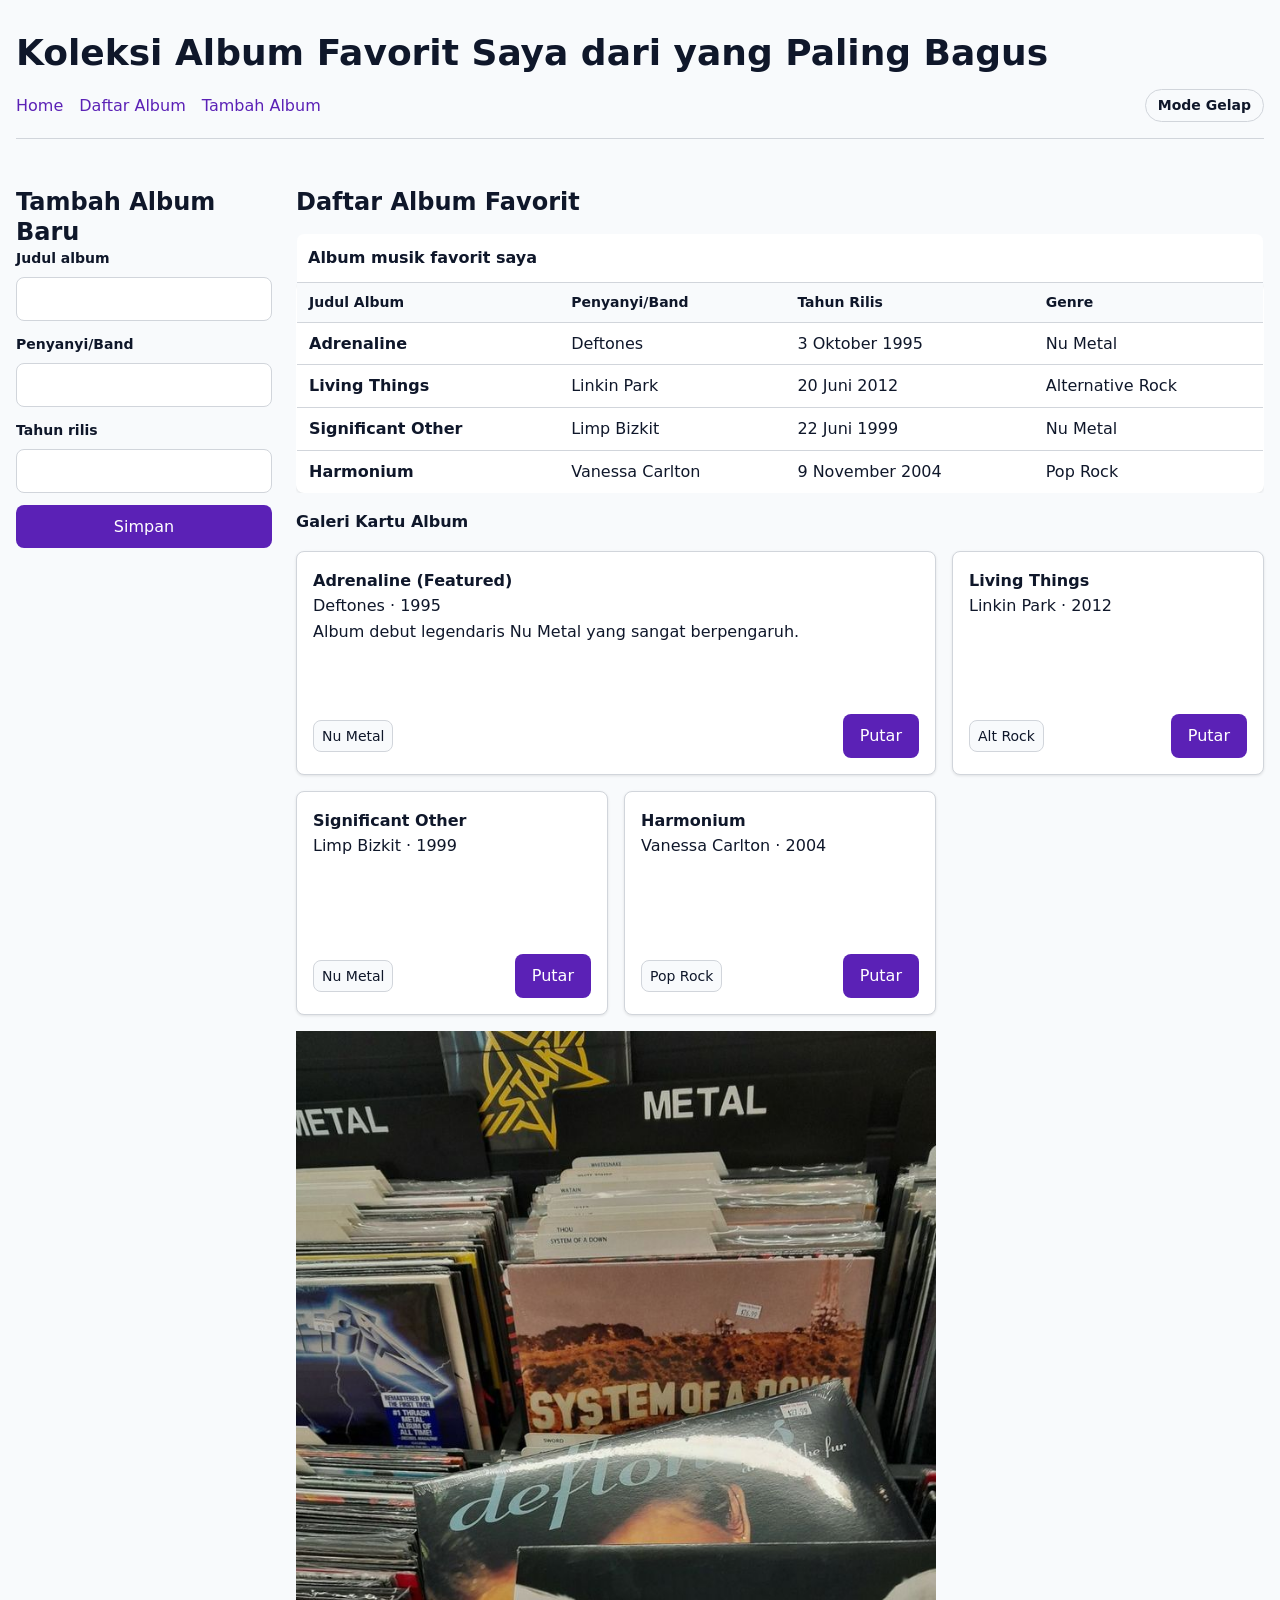
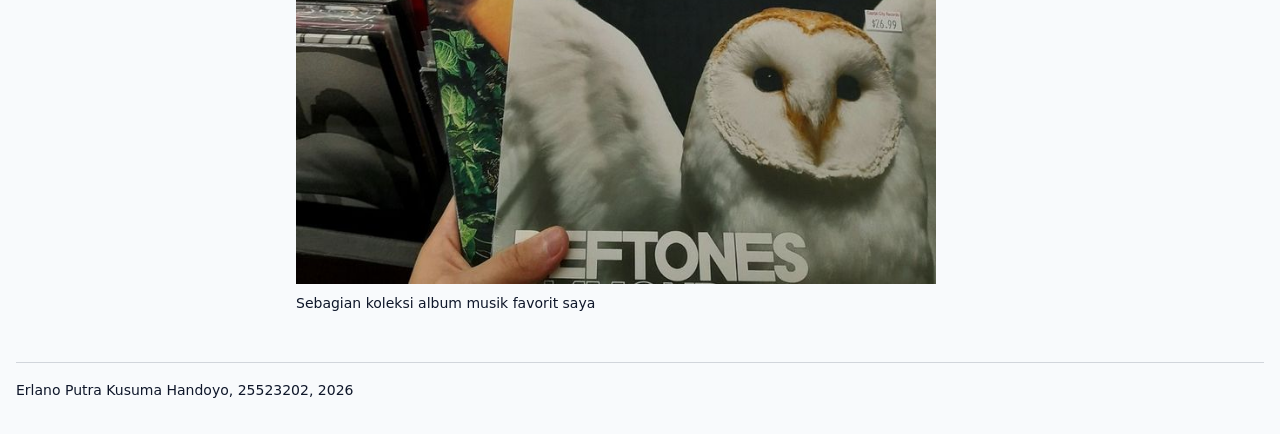
<file: worksheet-p8/profil.html>
<!DOCTYPE html>
<!--
  KERANGKA AWAL — Halaman Profil Saya
  PABW 2026/2027 · Pertemuan 3

  Cara pakai:
  1. Salin berkas ini, ganti nama menjadi profil.html
  2. Ganti setiap tulisan TODO dengan isi milik Anda SENDIRI
  3. Simpan, lalu buka di peramban (F5 untuk memuat ulang)
  4. Kerjakan berurutan mengikuti Lembar B, C, D, dan E pada worksheet

  Jangan menghapus komentar TODO sebelum bagian itu Anda kerjakan —
  komentar itu adalah daftar periksa Anda sendiri.
-->
<html lang="id">
<head>
  <meta charset="utf-8">
  <meta name="viewport" content="width=device-width, initial-scale=1.0">
  <title>Koleksi Album Musik</title>
  <link rel="stylesheet" href="tokens.css">
  <link rel="stylesheet" href="base.css">
  <link rel="stylesheet" href="layout.css">
  <link rel="stylesheet" href="komponen.css">
  <link rel="stylesheet" href="tema.css">
  <link rel="stylesheet" href="responsif.css">
</head>
<body>

  <div class="page">

    <header>
      <div class="header-baris navbar">
        <h1>Koleksi Album Favorit Saya dari yang Paling Bagus</h1>
        <nav aria-label="Navigasi utama">
          <ul>
            <li><a href="#">Home</a></li>
            <li><a href="#daftar-album">Daftar Album</a></li>
            <li><a href="#tambah-album">Tambah Album</a></li>
          </ul>
        </nav>
        
        <div>
          <input type="checkbox" id="tema" class="pengalih-tema">
          <label for="tema" class="tombol-tema"> Mode Gelap</label>
        </div>
      </div>
    </header>

    <main class="isi">
      <section id="tambah-album" class="sisi">
        <h2>Tambah Album Baru</h2>
        <form action="/simpan" method="post">
          <div class="form-kolom">
            <label for="judul-album">Judul album</label>
            <input type="text" id="judul-album" name="judul-album" required>
            <span class="pesan-galat">Judul album wajib diisi</span>
          </div>
          <div class="form-kolom">
            <label for="penyanyi-band">Penyanyi/Band</label>
            <input type="text" id="penyanyi-band" name="penyanyi-band" required>
            <span class="pesan-galat">Penyanyi/Band wajib diisi</span>
          </div>
          <div class="form-kolom">
            <label for="tahun-rilis">Tahun rilis</label>
            <input type="number" id="tahun-rilis" name="tahun-rilis" min="1900" max="2026" required>
            <span class="pesan-galat">Tahun rilis tidak valid</span>
          </div>
          <button type="submit">Simpan</button>
        </form>
      </section>

      <section id="daftar-album" class="utama">
        <h2>Daftar Album Favorit</h2>

        <div class="table-wrap">
        <table>
          <caption>Album musik favorit saya</caption>
          <thead>
            <tr>
              <th scope="col">Judul Album</th>
              <th scope="col">Penyanyi/Band</th>
              <th scope="col">Tahun Rilis</th>
              <th scope="col">Genre</th>
            </tr>
          </thead>
          <tbody>
            <tr>
              <th scope="row">Adrenaline</th>
              <td>Deftones</td>
              <td><time datetime="1995-10-03">3 Oktober 1995</time></td>
              <td>Nu Metal</td>
            </tr>
            <tr>
              <th scope="row">Living Things</th>
              <td>Linkin Park</td>
              <td><time datetime="2012-06-20">20 Juni 2012</time></td>
              <td>Alternative Rock</td>
            </tr>
            <tr>
              <th scope="row">Significant Other</th>
              <td>Limp Bizkit</td>
              <td><time datetime="1999-06-22">22 Juni 1999</time></td>
              <td>Nu Metal</td>
            </tr>
            <tr>
              <th scope="row">Harmonium</th>
              <td>Vanessa Carlton</td>
              <td><time datetime="2004-11-09">9 November 2004</time></td>
              <td>Pop Rock</td>
            </tr>
          </tbody>
        </table>
        </div>

        <h3 >Galeri Kartu Album</h3>
        <div class="galeri">
          <article class="kartu sorotan">
            <div class="kartu__isi">
              <h4 class="kartu__judul">Adrenaline (Featured)</h4>
              <p>Deftones · 1995</p>
              <p>Album debut legendaris Nu Metal yang sangat berpengaruh.</p>
            </div>
            <div class="kartu__kaki">
              <span class="tag">Nu Metal</span>
              <button type="button">Putar</button>
            </div>
          </article>

          <article class="kartu">
            <div class="kartu__isi">
              <h4 class="kartu__judul">Living Things</h4>
              <p>Linkin Park · 2012</p>
            </div>
            <div class="kartu__kaki">
              <span class="tag">Alt Rock</span>
              <button type="button">Putar</button>
            </div>
          </article>

          <article class="kartu">
            <div class="kartu__isi">
              <h4 class="kartu__judul">Significant Other</h4>
              <p>Limp Bizkit · 1999</p>
            </div>
            <div class="kartu__kaki">
              <span class="tag">Nu Metal</span>
              <button type="button">Putar</button>
            </div>
          </article>

          <article class="kartu">
            <div class="kartu__isi">
              <h4 class="kartu__judul">Harmonium</h4>
              <p>Vanessa Carlton · 2004</p>
            </div>
            <div class="kartu__kaki">
              <span class="tag">Pop Rock</span>
              <button type="button">Putar</button>
            </div>
          </article>
        </div>

        <figure>
          <img src="koleksi-album.webp"
               alt="Rak berisi kumpulan album musik favorit saya yang tersusun berjajar"
               width="640" height="360" loading="lazy">
          <figcaption>Sebagian koleksi album musik favorit saya</figcaption>
        </figure>
      </section>

    </main>

    <footer>
      <p>Erlano Putra Kusuma Handoyo, 25523202, 2026</p>
    </footer>

  </div>
  <script type="module" src="js/app.js"></script>

</body>
</html>
</file>
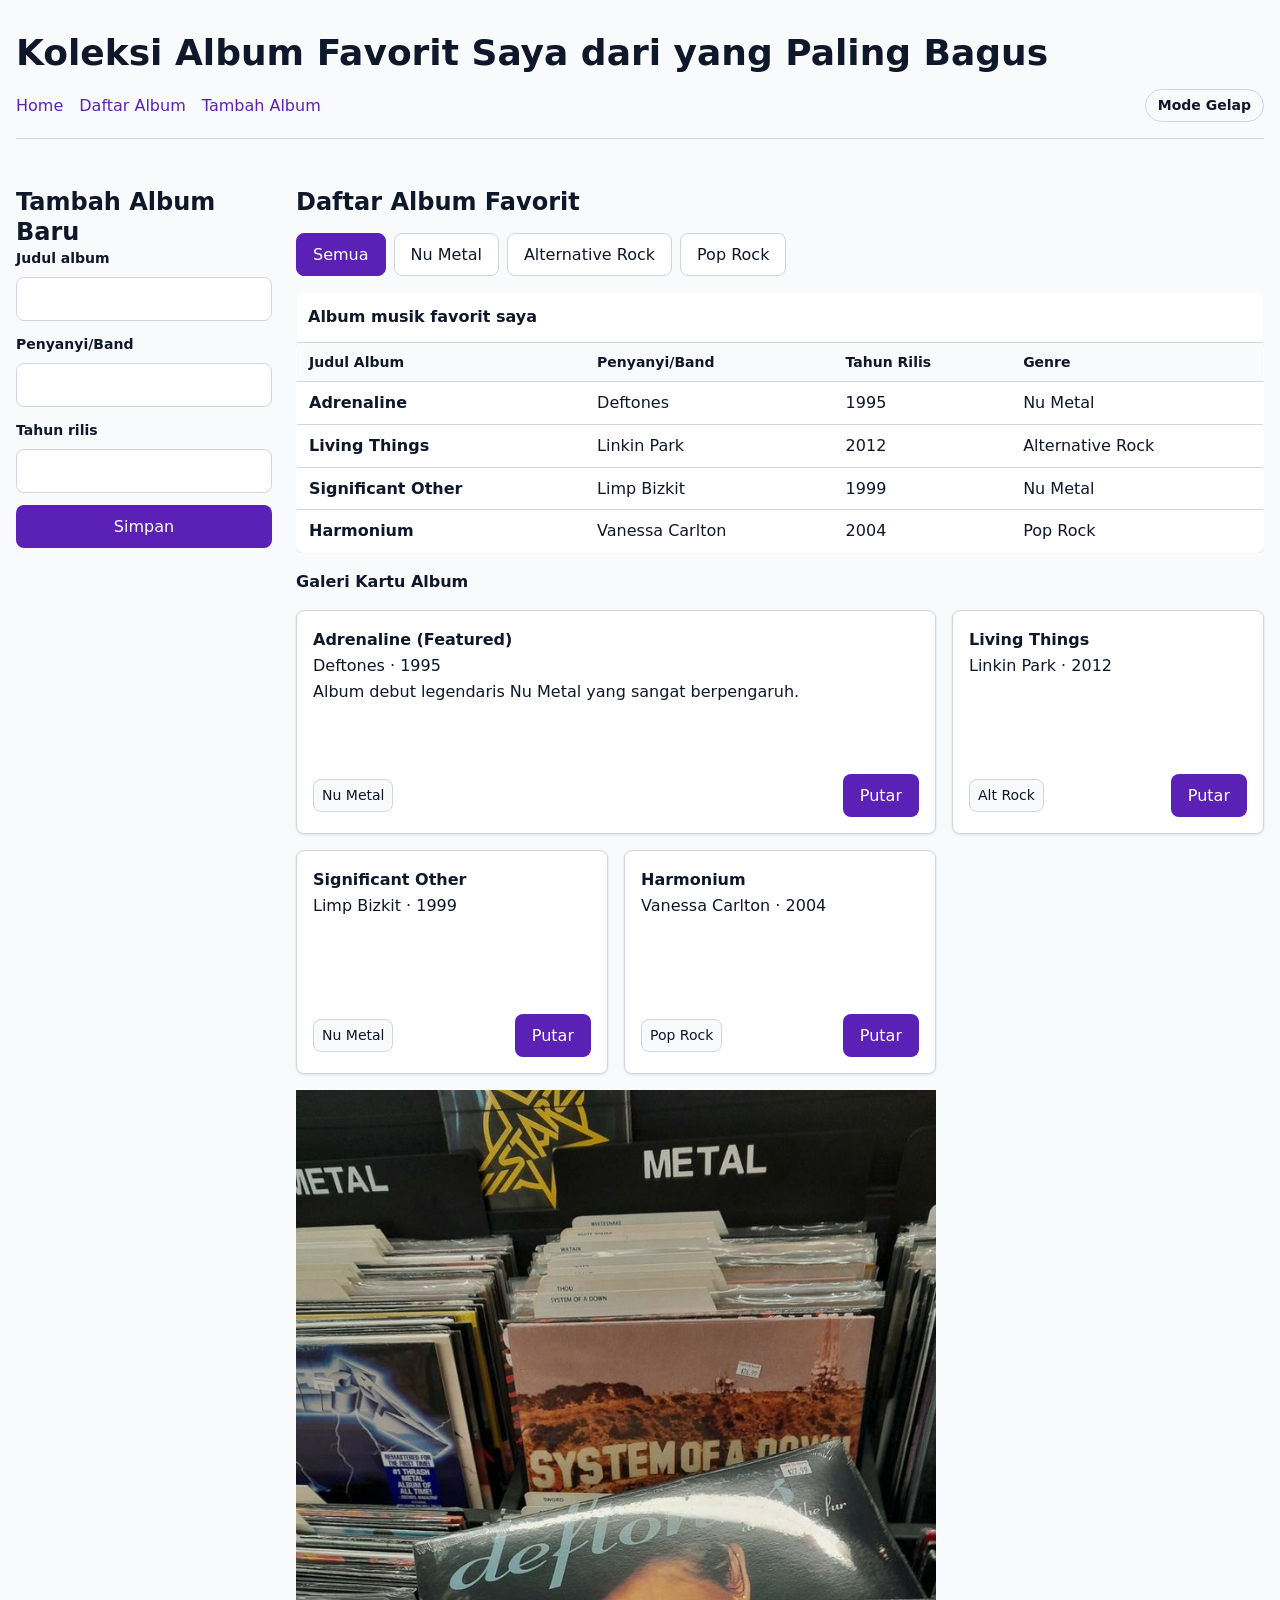
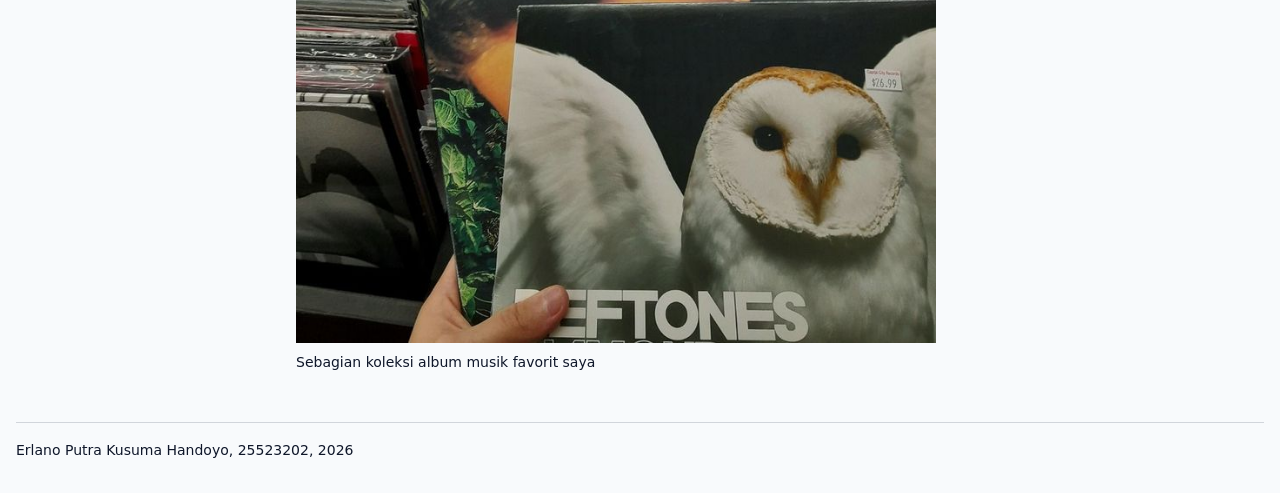
<file: worksheet-p9/profil.html>
<!DOCTYPE html>
<!--
  KERANGKA AWAL — Halaman Profil Saya
  PABW 2026/2027 · Pertemuan 3

  Cara pakai:
  1. Salin berkas ini, ganti nama menjadi profil.html
  2. Ganti setiap tulisan TODO dengan isi milik Anda SENDIRI
  3. Simpan, lalu buka di peramban (F5 untuk memuat ulang)
  4. Kerjakan berurutan mengikuti Lembar B, C, D, dan E pada worksheet

  Jangan menghapus komentar TODO sebelum bagian itu Anda kerjakan —
  komentar itu adalah daftar periksa Anda sendiri.
-->
<html lang="id">
<head>
  <meta charset="utf-8">
  <meta name="viewport" content="width=device-width, initial-scale=1.0">
  <title>Koleksi Album Musik</title>
  <link rel="stylesheet" href="tokens.css">
  <link rel="stylesheet" href="base.css">
  <link rel="stylesheet" href="layout.css">
  <link rel="stylesheet" href="komponen.css">
  <link rel="stylesheet" href="tema.css">
  <link rel="stylesheet" href="responsif.css">
</head>
<body>

  <div class="page">

    <header>
      <div class="header-baris navbar">
        <h1>Koleksi Album Favorit Saya dari yang Paling Bagus</h1>
        <nav aria-label="Navigasi utama">
          <ul>
            <li><a href="#">Home</a></li>
            <li><a href="#daftar-album">Daftar Album</a></li>
            <li><a href="#tambah-album">Tambah Album</a></li>
          </ul>
        </nav>
        
        <div>
          <input type="checkbox" id="tema" class="pengalih-tema">
          <label for="tema" class="tombol-tema"> Mode Gelap</label>
        </div>
      </div>
    </header>

    <main class="isi">
      <section id="tambah-album" class="sisi">
        <h2>Tambah Album Baru</h2>
        <form action="/simpan" method="post" id="form-tambah-album">
          <div class="form-kolom">
            <label for="judul-album">Judul album</label>
            <input type="text" id="judul-album" name="judul-album" required>
            <span class="pesan-galat">Judul album wajib diisi</span>
          </div>
          <div class="form-kolom">
            <label for="penyanyi-band">Penyanyi/Band</label>
            <input type="text" id="penyanyi-band" name="penyanyi-band" required>
            <span class="pesan-galat">Penyanyi/Band wajib diisi</span>
          </div>
          <div class="form-kolom">
            <label for="tahun-rilis">Tahun rilis</label>
            <input type="number" id="tahun-rilis" name="tahun-rilis">
            <span class="pesan-galat">Tahun rilis tidak valid</span>
          </div>
          <button type="submit">Simpan</button>
        </form>
      </section>

      <section id="daftar-album" class="utama">
        <h2>Daftar Album Favorit</h2>

        <div class="filter-baris" id="filter-genre">
        <button type="button" data-genre="semua" class="aktif">Semua</button>
        <button type="button" data-genre="Nu Metal">Nu Metal</button>
        <button type="button" data-genre="Alternative Rock">Alternative Rock</button>
        <button type="button" data-genre="Pop Rock">Pop Rock</button>
      </div>

      <p id="pesan-kosong" hidden>Tidak ada album yang cocok dengan filter ini.</p>


        <div class="table-wrap">
        <table>
          <caption>Album musik favorit saya</caption>
          <thead>
            <tr>
              <th scope="col">Judul Album</th>
              <th scope="col">Penyanyi/Band</th>
              <th scope="col">Tahun Rilis</th>
              <th scope="col">Genre</th>
            </tr>
          </thead>
          <tbody id="daftar-album-tbody">
            <tr>
              <th scope="row">Adrenaline</th>
              <td>Deftones</td>
              <td><time datetime="1995-10-03">3 Oktober 1995</time></td>
              <td>Nu Metal</td>
            </tr>
            <tr>
              <th scope="row">Living Things</th>
              <td>Linkin Park</td>
              <td><time datetime="2012-06-20">20 Juni 2012</time></td>
              <td>Alternative Rock</td>
            </tr>
            <tr>
              <th scope="row">Significant Other</th>
              <td>Limp Bizkit</td>
              <td><time datetime="1999-06-22">22 Juni 1999</time></td>
              <td>Nu Metal</td>
            </tr>
            <tr>
              <th scope="row">Harmonium</th>
              <td>Vanessa Carlton</td>
              <td><time datetime="2004-11-09">9 November 2004</time></td>
              <td>Pop Rock</td>
            </tr>
          </tbody>
        </table>
        </div>

        <h3 >Galeri Kartu Album</h3>
        <div class="galeri">
          <article class="kartu sorotan">
            <div class="kartu__isi">
              <h4 class="kartu__judul">Adrenaline (Featured)</h4>
              <p>Deftones · 1995</p>
              <p>Album debut legendaris Nu Metal yang sangat berpengaruh.</p>
            </div>
            <div class="kartu__kaki">
              <span class="tag">Nu Metal</span>
              <button type="button">Putar</button>
            </div>
          </article>

          <article class="kartu">
            <div class="kartu__isi">
              <h4 class="kartu__judul">Living Things</h4>
              <p>Linkin Park · 2012</p>
            </div>
            <div class="kartu__kaki">
              <span class="tag">Alt Rock</span>
              <button type="button">Putar</button>
            </div>
          </article>

          <article class="kartu">
            <div class="kartu__isi">
              <h4 class="kartu__judul">Significant Other</h4>
              <p>Limp Bizkit · 1999</p>
            </div>
            <div class="kartu__kaki">
              <span class="tag">Nu Metal</span>
              <button type="button">Putar</button>
            </div>
          </article>

          <article class="kartu">
            <div class="kartu__isi">
              <h4 class="kartu__judul">Harmonium</h4>
              <p>Vanessa Carlton · 2004</p>
            </div>
            <div class="kartu__kaki">
              <span class="tag">Pop Rock</span>
              <button type="button">Putar</button>
            </div>
          </article>
        </div>

        <figure>
          <img src="koleksi-album.webp"
               alt="Rak berisi kumpulan album musik favorit saya yang tersusun berjajar"
               width="640" height="360" loading="lazy">
          <figcaption>Sebagian koleksi album musik favorit saya</figcaption>
        </figure>
      </section>

    </main>

    <footer>
      <p>Erlano Putra Kusuma Handoyo, 25523202, 2026</p>
    </footer>

  </div>
  <script type="module" src="js/app.js"></script>
  <script type="module" src="js/dom.js"></script>

</body>
</html>
</file>
<file: worksheet-p10/tokens.css>
:root {
  --violet-700: #5B21B6;
  --violet-400: #A78BFA;
  --gray-50: #F8FAFC;
  --gray-900: #0F172A;

  --space-1: 0.25rem;
  --space-2: 0.5rem;
  --space-3: 0.75rem;
  --space-4: 1rem;
  --space-6: 1.5rem;

  --radius-md: 0.5rem;
  --radius-full: 999px;
  --shadow-1: 0 1px 3px rgba(0, 0, 0, 0.10);

  --text-sm: 0.875rem;
  --text-md: 1rem;
  --text-xl: 1.5rem;
  --text-3xl: 2.25rem;

  /* Default Mode Terang (Putih) */
  --color-bg: var(--gray-50);
  --color-fg: var(--gray-900);
  --color-surface: #FFFFFF;
  --color-border: #D1D5DB;
  --color-primary: var(--violet-700);
  --color-danger: #B00020;
  --color-focus: var(--violet-400);

  --card-pad: var(--space-4);
  --section-gap: var(--space-6);
}
</file>
<file: worksheet-p10/base.css>
*, *::before, *::after {
  box-sizing: border-box; /* width sudah mencakup padding + border */
}

* { margin: 0; } /* hapus jarak bawaan; atur sendiri memakai gap */

img { max-width: 100%; height: auto; display: block; }
html {
  font-size: 100%; 
}



body {
  font-family: system-ui, "Segoe UI", Roboto, sans-serif;
  font-size: var(--text-md);
  line-height: 1.6; 
  color: var(--color-fg);
  background: var(--color-bg);
  padding: var(--space-4);
}



h1 { font-size: var(--text-3xl); line-height: 1.15; }
h2 { font-size: var(--text-xl); line-height: 1.25; }
h3 { font-size: var(--text-md); }

/* Batasi panjang baris supaya mata mudah berpindah baris */
main p { max-width: 60ch; }
</file>
<file: worksheet-p10/layout.css>
.page {
  display: grid;
  grid-template-rows: auto 1fr auto;
  gap: var(--space-6);
  min-height: 100dvh;
}

header {
  padding-block: var(--space-4);
  border-bottom: 1px solid var(--color-border);
}

.header-baris,
.navbar {
  display: flex;
  align-items: center;
  justify-content: space-between;
  gap: var(--space-4);
  flex-wrap: wrap;
}

nav ul {
  display: flex;
  gap: var(--space-4);
  list-style: none;
  padding: 0;
}

nav a {
  color: var(--color-primary);
  text-decoration: none;
}

nav a:hover {
  text-decoration: underline;
}

.isi {
  display: grid;
  grid-template-columns: 16rem 1fr;
  gap: var(--space-6);
  grid-template-areas:
    "sisi utama";
  padding-block: var(--space-6);
}

.sisi {
  grid-area: sisi;
}

.utama {
  grid-area: utama;
  display: flex;
  flex-direction: column;
  gap: var(--space-4);
}

.sorotan {
  grid-column: span 2;
}

.papan {
  grid-row: span 2;
}

.kartu__isi {
  min-width: 0;
}

.kartu__judul {
  overflow-wrap: anywhere;
}

footer {
  padding-block: var(--space-4);
  border-top: 1px solid var(--color-border);
  color: var(--color-fg);
  font-size: var(--text-sm);
}
</file>
<file: worksheet-p10/komponen.css>
.galeri {
  display: grid;
  grid-template-columns: repeat(auto-fit, minmax(16rem, 1fr));
  gap: var(--space-4);
}

.galeri .kartu {
  display: flex;
  flex-direction: column;
  justify-content: space-between;
  min-height: 14rem;
  background: var(--color-surface);
  border: 1px solid var(--color-border);
  border-radius: var(--radius-md);
  box-shadow: var(--shadow-1);
  padding: var(--card-pad);
}

.kartu__kaki {
  display: flex;
  align-items: center;
  justify-content: space-between;
  gap: var(--space-2);
  padding-top: var(--space-2);
}

.tag {
  font-size: var(--text-sm);
  background: var(--color-bg);
  padding: var(--space-1) var(--space-2);
  border-radius: var(--radius-md);
  border: 1px solid var(--color-border);
}

.katalog {
  display: flex;
  flex-wrap: wrap;
  gap: var(--space-4);
}

.kartu {
  background: var(--color-surface);
  border: 1px solid var(--color-border);
  border-radius: var(--radius-md);
  box-shadow: var(--shadow-1);
  padding: var(--card-pad);
}

table {
  width: 100%;
  border-collapse: collapse;
  background: var(--color-surface);
  border: 1px solid var(--color-border);
  border-radius: var(--radius-md);
  overflow: hidden;
  box-shadow: var(--shadow-1);
}

caption {
  text-align: left;
  font-weight: 600;
  padding: var(--space-3);
  background: var(--color-surface);
}

th, td {
  text-align: left;
  padding: var(--space-2) var(--space-3);
  border-bottom: 1px solid var(--color-border);
}

thead th {
  background: var(--color-bg);
  font-size: var(--text-sm);
}

tbody tr:last-child th,
tbody tr:last-child td {
  border-bottom: none;
}

figure {
  display: flex;
  flex-direction: column;
  gap: var(--space-2);
}

figcaption {
  font-size: var(--text-sm);
  color: var(--color-fg);
}

form {
  display: flex;
  flex-direction: column;
  gap: var(--space-3);
}

.form-kolom {
  display: flex;
  flex-direction: column;
  gap: var(--space-2);
}

label {
  font-size: var(--text-sm);
  font-weight: 600;
}

input, select, textarea {
  font: inherit;
  padding: var(--space-2) var(--space-3);
  border: 1px solid var(--color-border);
  border-radius: var(--radius-md);
  background: var(--color-surface);
  color: var(--color-fg);
}

button {
  font: inherit;
  padding: var(--space-2) var(--space-4);
  border: 1px solid transparent;
  border-radius: var(--radius-md);
  background: var(--color-primary);
  color: var(--color-surface);
  cursor: pointer;
}

:focus-visible {
  outline: 2px solid var(--color-focus);
  outline-offset: 2px;
}

input:user-invalid {
  border-color: var(--color-danger);
  border-width: 2px;
}

.pesan-galat {
  display: none;
  color: var(--color-danger);
  font-size: var(--text-sm);
}

.form-kolom:has(input:user-invalid) .pesan-galat {
  display: block;
}



input[aria-invalid="true"] {
  border-color: var(--color-danger);
  border-width: 2px;
}

.form-kolom:has(input[aria-invalid="true"]) .pesan-galat {
  display: block;
}

.filter-baris {
  display: flex;
  flex-wrap: wrap;
  gap: var(--space-2);
}

.filter-baris button {
  background: var(--color-surface);
  color: var(--color-fg);
  border: 1px solid var(--color-border);
}

.filter-baris button.aktif {
  background: var(--color-primary);
  color: var(--color-surface);
  border-color: var(--color-primary);
}



.pengalih-tema {
  position: absolute;
  opacity: 0;
  pointer-events: none;
}

.tombol-tema {
  display: inline-block;
  padding: var(--space-1) var(--space-3);
  border: 1px solid var(--color-border);
  border-radius: var(--radius-full);
  font-size: var(--text-sm);
  cursor: pointer;
}
</file>
<file: worksheet-p10/tema.css>
:root:has(#tema:checked),
html:has(#tema:checked),
body:has(#tema:checked) {
  --color-bg: #0F172A;
  --color-fg: #E2E8F0;
  --color-surface: #1E293B;
  --color-border: #334155;
  --color-primary: #A78BFA;
  --color-danger: #FF8A8A;
  --color-focus: #FFC000;
  --shadow-1: 0 1px 3px rgba(0, 0, 0, 0.45);
}
</file>
<file: worksheet-p10/responsif.css>
.sisi,
.utama { min-width: 0; }

.isi {
  grid-template-columns: 1fr;
  grid-template-areas:
    "sisi"
    "utama";
}



.galeri { grid-template-columns: 1fr; }

.sorotan { grid-column: auto;}

.table-wrap { overflow-x: auto; min-width: 0; }



/* tablet: galeri dua kolom */
@media (min-width: 48rem) {
    .galeri { grid-template-columns: repeat(2, 1fr); }
    .sorotan { grid-column: span 2; }
}

/* desktop: sidebar bersanding dengan konten */
@media (min-width: 60rem) {
    .isi { grid-template-columns: 16rem 1fr; grid-template-areas: "sisi utama"; }
    .galeri { grid-template-columns: repeat(3, 1fr); }
}
</file>
<file: worksheet-p11/tokens.css>
:root {
  --violet-700: #5B21B6;
  --violet-400: #A78BFA;
  --gray-50: #F8FAFC;
  --gray-900: #0F172A;

  --space-1: 0.25rem;
  --space-2: 0.5rem;
  --space-3: 0.75rem;
  --space-4: 1rem;
  --space-6: 1.5rem;

  --radius-md: 0.5rem;
  --radius-full: 999px;
  --shadow-1: 0 1px 3px rgba(0, 0, 0, 0.10);

  --text-sm: 0.875rem;
  --text-md: 1rem;
  --text-xl: 1.5rem;
  --text-3xl: 2.25rem;

  /* Default Mode Terang (Putih) */
  --color-bg: var(--gray-50);
  --color-fg: var(--gray-900);
  --color-surface: #FFFFFF;
  --color-border: #D1D5DB;
  --color-primary: var(--violet-700);
  --color-danger: #B00020;
  --color-focus: var(--violet-400);

  --card-pad: var(--space-4);
  --section-gap: var(--space-6);
}
</file>
<file: worksheet-p11/base.css>
*, *::before, *::after {
  box-sizing: border-box; /* width sudah mencakup padding + border */
}

* { margin: 0; } /* hapus jarak bawaan; atur sendiri memakai gap */

img { max-width: 100%; height: auto; display: block; }
html {
  font-size: 100%; 
}



body {
  font-family: system-ui, "Segoe UI", Roboto, sans-serif;
  font-size: var(--text-md);
  line-height: 1.6; 
  color: var(--color-fg);
  background: var(--color-bg);
  padding: var(--space-4);
}



h1 { font-size: var(--text-3xl); line-height: 1.15; }
h2 { font-size: var(--text-xl); line-height: 1.25; }
h3 { font-size: var(--text-md); }

/* Batasi panjang baris supaya mata mudah berpindah baris */
main p { max-width: 60ch; }
</file>
<file: worksheet-p11/layout.css>
.page {
  display: grid;
  grid-template-rows: auto 1fr auto;
  gap: var(--space-6);
  min-height: 100dvh;
}

header {
  padding-block: var(--space-4);
  border-bottom: 1px solid var(--color-border);
}

.header-baris,
.navbar {
  display: flex;
  align-items: center;
  justify-content: space-between;
  gap: var(--space-4);
  flex-wrap: wrap;
}

nav ul {
  display: flex;
  gap: var(--space-4);
  list-style: none;
  padding: 0;
}

nav a {
  color: var(--color-primary);
  text-decoration: none;
}

nav a:hover {
  text-decoration: underline;
}

.isi {
  display: grid;
  grid-template-columns: 16rem 1fr;
  gap: var(--space-6);
  grid-template-areas:
    "sisi utama";
  padding-block: var(--space-6);
}

.sisi {
  grid-area: sisi;
}

.utama {
  grid-area: utama;
  display: flex;
  flex-direction: column;
  gap: var(--space-4);
}

.sorotan {
  grid-column: span 2;
}

.papan {
  grid-row: span 2;
}

.kartu__isi {
  min-width: 0;
}

.kartu__judul {
  overflow-wrap: anywhere;
}

footer {
  padding-block: var(--space-4);
  border-top: 1px solid var(--color-border);
  color: var(--color-fg);
  font-size: var(--text-sm);
}
</file>
<file: worksheet-p11/komponen.css>
.galeri {
  display: grid;
  grid-template-columns: repeat(auto-fit, minmax(16rem, 1fr));
  gap: var(--space-4);
}

.galeri .kartu {
  display: flex;
  flex-direction: column;
  justify-content: space-between;
  min-height: 14rem;
  background: var(--color-surface);
  border: 1px solid var(--color-border);
  border-radius: var(--radius-md);
  box-shadow: var(--shadow-1);
  padding: var(--card-pad);
}

.kartu__kaki {
  display: flex;
  align-items: center;
  justify-content: space-between;
  gap: var(--space-2);
  padding-top: var(--space-2);
}

.tag {
  font-size: var(--text-sm);
  background: var(--color-bg);
  padding: var(--space-1) var(--space-2);
  border-radius: var(--radius-md);
  border: 1px solid var(--color-border);
}

.katalog {
  display: flex;
  flex-wrap: wrap;
  gap: var(--space-4);
}

.kartu {
  background: var(--color-surface);
  border: 1px solid var(--color-border);
  border-radius: var(--radius-md);
  box-shadow: var(--shadow-1);
  padding: var(--card-pad);
}

table {
  width: 100%;
  border-collapse: collapse;
  background: var(--color-surface);
  border: 1px solid var(--color-border);
  border-radius: var(--radius-md);
  overflow: hidden;
  box-shadow: var(--shadow-1);
}

caption {
  text-align: left;
  font-weight: 600;
  padding: var(--space-3);
  background: var(--color-surface);
}

th, td {
  text-align: left;
  padding: var(--space-2) var(--space-3);
  border-bottom: 1px solid var(--color-border);
}

thead th {
  background: var(--color-bg);
  font-size: var(--text-sm);
}

tbody tr:last-child th,
tbody tr:last-child td {
  border-bottom: none;
}

figure {
  display: flex;
  flex-direction: column;
  gap: var(--space-2);
}

figcaption {
  font-size: var(--text-sm);
  color: var(--color-fg);
}

form {
  display: flex;
  flex-direction: column;
  gap: var(--space-3);
}

.form-kolom {
  display: flex;
  flex-direction: column;
  gap: var(--space-2);
}

label {
  font-size: var(--text-sm);
  font-weight: 600;
}

input, select, textarea {
  font: inherit;
  padding: var(--space-2) var(--space-3);
  border: 1px solid var(--color-border);
  border-radius: var(--radius-md);
  background: var(--color-surface);
  color: var(--color-fg);
}

button {
  font: inherit;
  padding: var(--space-2) var(--space-4);
  border: 1px solid transparent;
  border-radius: var(--radius-md);
  background: var(--color-primary);
  color: var(--color-surface);
  cursor: pointer;
}

:focus-visible {
  outline: 2px solid var(--color-focus);
  outline-offset: 2px;
}

input:user-invalid {
  border-color: var(--color-danger);
  border-width: 2px;
}

.pesan-galat {
  display: none;
  color: var(--color-danger);
  font-size: var(--text-sm);
}

.form-kolom:has(input:user-invalid) .pesan-galat {
  display: block;
}



input[aria-invalid="true"] {
  border-color: var(--color-danger);
  border-width: 2px;
}

.form-kolom:has(input[aria-invalid="true"]) .pesan-galat {
  display: block;
}

.filter-baris {
  display: flex;
  flex-wrap: wrap;
  gap: var(--space-2);
}

.filter-baris button {
  background: var(--color-surface);
  color: var(--color-fg);
  border: 1px solid var(--color-border);
}

.filter-baris button.aktif {
  background: var(--color-primary);
  color: var(--color-surface);
  border-color: var(--color-primary);
}



.pengalih-tema {
  position: absolute;
  opacity: 0;
  pointer-events: none;
}

.tombol-tema {
  display: inline-block;
  padding: var(--space-1) var(--space-3);
  border: 1px solid var(--color-border);
  border-radius: var(--radius-full);
  font-size: var(--text-sm);
  cursor: pointer;
}
</file>
<file: worksheet-p11/tema.css>
:root:has(#tema:checked),
html:has(#tema:checked),
body:has(#tema:checked) {
  --color-bg: #0F172A;
  --color-fg: #E2E8F0;
  --color-surface: #1E293B;
  --color-border: #334155;
  --color-primary: #A78BFA;
  --color-danger: #FF8A8A;
  --color-focus: #FFC000;
  --shadow-1: 0 1px 3px rgba(0, 0, 0, 0.45);
}
</file>
<file: worksheet-p11/responsif.css>
.sisi,
.utama { min-width: 0; }

.isi {
  grid-template-columns: 1fr;
  grid-template-areas:
    "sisi"
    "utama";
}



.galeri { grid-template-columns: 1fr; }

.sorotan { grid-column: auto;}

.table-wrap { overflow-x: auto; min-width: 0; }



/* tablet: galeri dua kolom */
@media (min-width: 48rem) {
    .galeri { grid-template-columns: repeat(2, 1fr); }
    .sorotan { grid-column: span 2; }
}

/* desktop: sidebar bersanding dengan konten */
@media (min-width: 60rem) {
    .isi { grid-template-columns: 16rem 1fr; grid-template-areas: "sisi utama"; }
    .galeri { grid-template-columns: repeat(3, 1fr); }
}
</file>
<file: worksheet-p4/tokens.css>
/* LAPIS 1 — primitif: nilai mentah, tidak menyebut peran apa pun */
:root {
  --violet-700: #5B21B6;
  --violet-400: #A78BFA;
  --gray-50: #F8FAFC;
  --gray-900: #0F172A;

  --space-1: 0.25rem;
  --space-2: 0.5rem;
  --space-3: 0.75rem;
  --space-4: 1rem;
  --space-6: 1.5rem;

  --radius-md: 0.5rem;
  --radius-full: 999px;
  --shadow-1: 0 1px 3px rgba(0, 0, 0, .10);

  --text-sm: 0.875rem;
  --text-md: 1rem;
  --text-xl: 1.5rem;
  --text-3xl: 2.25rem;
}

/* LAPIS 2 — semantik: peran. Isinya mengacu ke lapis 1. */
:root {
  --color-bg: var(--gray-50);
  --color-fg: var(--gray-900);
  --color-surface: #FFFFFF;
  --color-border: #64748B;
  --color-primary: var(--violet-700);
  --color-danger: #B00020;
  --color-focus: var(--violet-600);

  --card-pad: var(--space-4);
  --section-gap: var(--space-6);
}
</file>
<file: worksheet-p4/base.css>
*, *::before, *::after {
  box-sizing: border-box; /* width sudah mencakup padding + border */
}

* { margin: 0; } /* hapus jarak bawaan; atur sendiri memakai gap */

img { max-width: 100%; height: auto; display: block; }
html {
  font-size: 100%; /* ikuti pengaturan pengguna, jangan dipatok */
}



body {
  font-family: system-ui, "Segoe UI", Roboto, sans-serif;
  font-size: var(--text-md);
  line-height: 1.6; /* 1.5-1.7 nyaman untuk teks isi */
  color: var(--color-fg);
  background: var(--color-bg);
  padding: var(--space-4);
}



h1 { font-size: var(--text-3xl); line-height: 1.15; }
h2 { font-size: var(--text-xl); line-height: 1.25; }
h3 { font-size: var(--text-md); }

/* Batasi panjang baris supaya mata mudah berpindah baris */
main p { max-width: 60ch; }
</file>
<file: worksheet-p4/layout.css>
header {
  padding-block: var(--space-4);
  border-bottom: 1px solid var(--color-border);
}

.header-baris { /* <div class="header-baris"> di dalam header */
  display: flex;
  align-items: center; /* sumbu silang: rata tengah */
  justify-content: space-between; /* sumbu utama: judul kiri, menu kanan */
  gap: var(--space-4);
  flex-wrap: wrap; /* turun baris di layar sempit, jangan meluber */
}

nav ul {
  display: flex;
  gap: var(--space-4);
  list-style: none; /* daftar nav tanpa butir */
  padding: 0;
}

nav a {
  color: var(--color-primary);
  text-decoration: none;
}

nav a:hover { text-decoration: underline; }

main {
  display: flex;
  flex-direction: column;
  gap: var(--section-gap); /* jarak antar bagian, tanpa margin */
  padding-block: var(--space-6);
}

/* Pola katalog kartu — dipakai bila konten dipecah jadi kartu terpisah */
.katalog {
  display: flex;
  flex-wrap: wrap; /* kunci responsif: kartu turun sendiri */
  gap: var(--space-4);
}

.kartu {
  flex: 1 1 16rem; /* tumbuh, menyusut, lebar dasar 16rem */
  background: var(--color-surface);
  border: 1px solid var(--color-border);
  border-radius: var(--radius-md);
  box-shadow: var(--shadow-1);
  padding: var(--card-pad);
  
}

footer {
  margin-top: var(--space-6);
  padding-block: var(--space-4);
  border-top: 1px solid var(--color-border);
  color: var(--color-fg); /* hindari abu pucat yang gagal kontras */
  font-size: var(--text-sm);
}
</file>
<file: worksheet-p4/komponen.css>
/* Tabel data */
table {
  width: 100%;
  border-collapse: collapse;
  background: var(--color-surface);
  border: 1px solid var(--color-border);
  border-radius: var(--radius-md);
  overflow: hidden;
  box-shadow: var(--shadow-1);
}

caption {
  text-align: left;
  font-weight: 600;
  padding: var(--space-3);
  background: var(--color-surface);
}

th, td {
  text-align: left;
  padding: var(--space-2) var(--space-3);
  border-bottom: 1px solid var(--color-border);
}

thead th {
  background: var(--color-bg);
  font-size: var(--text-sm);
}

tbody tr:last-child th,
tbody tr:last-child td {
  border-bottom: none;
}

/* Gambar */
figure {
  margin-top: var(--space-4);
}

figcaption {
  font-size: var(--text-sm);
  color: var(--color-fg);
  margin-top: var(--space-2);
}

/* Form */
.form-kolom {
  display: flex;
  flex-direction: column;
  gap: var(--space-2); /* jarak label ke isian, seragam */
  margin-bottom: var(--space-3);
}

label {
  font-size: var(--text-sm);
  font-weight: 600;
}

input, select, textarea {
  font: inherit; /* kolom isian ikut ukuran huruf halaman */
  padding: var(--space-2) var(--space-3);
  border: 1px solid var(--color-border);
  border-radius: var(--radius-md);
  background: var(--color-surface);
  color: var(--color-fg);
}

button {
  font: inherit;
  padding: var(--space-2) var(--space-4);
  border: 1px solid transparent;
  border-radius: var(--radius-md);
  background: var(--color-primary);
  color: var(--color-surface);
  cursor: pointer;
}

/* Keadaan fokus — :focus-visible hanya muncul saat memakai papan ketik */
:focus-visible {
  outline: 2px solid var(--color-focus);
  outline-offset: 2px;
}
/* JANGAN seperti ini — pengguna papan ketik kehilangan jejak */
/* *:focus { outline: none; } */

/* Keadaan tidak sah — hanya setelah pengguna mengetik sesuatu yang tidak sah */
input:user-invalid {
  border-color: var(--color-danger);
  border-width: 2px;
}

.pesan-galat {
  display: none;
  color: var(--color-danger);
  font-size: var(--text-sm);
}

.form-kolom:has(input:user-invalid) .pesan-galat {
  display: block;
}

/* Tombol pengalih tema — kotak centang disembunyikan, label jadi tombolnya */
.pengalih-tema {
  position: absolute;
  opacity: 0;
  pointer-events: none;
}

.tombol-tema {
  display: inline-block;
  padding: var(--space-1) var(--space-3);
  border: 1px solid var(--color-border);
  border-radius: var(--radius-full);
  font-size: var(--text-sm);
  cursor: pointer;
}
</file>
<file: worksheet-p4/tema.css>
/* Ikut pengaturan sistem: lapis semantik saja yang diganti */
@media (prefers-color-scheme: dark) {
  :root {
    --color-bg: #0F172A;
    --color-fg: #E2E8F0;
    --color-surface: #1E293B;
    --color-border: #334155;
    --color-primary: #A78BFA; /* versi lebih terang agar kontras tetap lolos */
    --color-danger: #FF8A8A;
    --color-focus: #FFC000;
    --shadow-1: 0 1px 3px rgba(0, 0, 0, .45);
  }
}

/* Pilihan manual HARUS berada setelah blok media query,
   supaya menang saat keduanya menyala bersamaan. */
:root:has(#tema:checked) {
  --color-bg: #0F172A;
  --color-fg: #E2E8F0;
  --color-surface: #1E293B;
  --color-border: #64748B;
  --color-primary: #A78BFA;
  --color-danger: #FF8A8A;
  --color-focus: #FFC000;
  --shadow-1: 0 1px 3px rgba(0, 0, 0, .45);
}
</file>
<file: worksheet-p5/tokens.css>
:root {
  --violet-700: #5B21B6;
  --violet-400: #A78BFA;
  --gray-50: #F8FAFC;
  --gray-900: #0F172A;

  --space-1: 0.25rem;
  --space-2: 0.5rem;
  --space-3: 0.75rem;
  --space-4: 1rem;
  --space-6: 1.5rem;

  --radius-md: 0.5rem;
  --radius-full: 999px;
  --shadow-1: 0 1px 3px rgba(0, 0, 0, 0.10);

  --text-sm: 0.875rem;
  --text-md: 1rem;
  --text-xl: 1.5rem;
  --text-3xl: 2.25rem;

  /* Default Mode Terang (Putih) */
  --color-bg: var(--gray-50);
  --color-fg: var(--gray-900);
  --color-surface: #FFFFFF;
  --color-border: #D1D5DB;
  --color-primary: var(--violet-700);
  --color-danger: #B00020;
  --color-focus: var(--violet-400);

  --card-pad: var(--space-4);
  --section-gap: var(--space-6);
}
</file>
<file: worksheet-p5/base.css>
*, *::before, *::after {
  box-sizing: border-box; /* width sudah mencakup padding + border */
}

* { margin: 0; } /* hapus jarak bawaan; atur sendiri memakai gap */

img { max-width: 100%; height: auto; display: block; }
html {
  font-size: 100%; /* ikuti pengaturan pengguna, jangan dipatok */
}



body {
  font-family: system-ui, "Segoe UI", Roboto, sans-serif;
  font-size: var(--text-md);
  line-height: 1.6; /* 1.5-1.7 nyaman untuk teks isi */
  color: var(--color-fg);
  background: var(--color-bg);
  padding: var(--space-4);
}



h1 { font-size: var(--text-3xl); line-height: 1.15; }
h2 { font-size: var(--text-xl); line-height: 1.25; }
h3 { font-size: var(--text-md); }

/* Batasi panjang baris supaya mata mudah berpindah baris */
main p { max-width: 60ch; }
</file>
<file: worksheet-p5/layout.css>
.page {
  display: grid;
  grid-template-rows: auto 1fr auto;
  gap: var(--space-6);
  min-height: 100dvh;
}

header {
  padding-block: var(--space-4);
  border-bottom: 1px solid var(--color-border);
}

.header-baris,
.navbar {
  display: flex;
  align-items: center;
  justify-content: space-between;
  gap: var(--space-4);
  flex-wrap: wrap;
}

nav ul {
  display: flex;
  gap: var(--space-4);
  list-style: none;
  padding: 0;
}

nav a {
  color: var(--color-primary);
  text-decoration: none;
}

nav a:hover {
  text-decoration: underline;
}

.isi {
  display: grid;
  grid-template-columns: 16rem 1fr;
  gap: var(--space-6);
  grid-template-areas:
    "sisi utama";
  padding-block: var(--space-6);
}

.sisi {
  grid-area: sisi;
}

.utama {
  grid-area: utama;
  display: flex;
  flex-direction: column;
  gap: var(--space-4);
}

.sorotan {
  grid-column: span 2;
}

.papan {
  grid-row: span 2;
}

.kartu__isi {
  min-width: 0;
}

.kartu__judul {
  overflow-wrap: anywhere;
}

footer {
  padding-block: var(--space-4);
  border-top: 1px solid var(--color-border);
  color: var(--color-fg);
  font-size: var(--text-sm);
}
</file>
<file: worksheet-p5/komponen.css>
.galeri {
  display: grid;
  grid-template-columns: repeat(auto-fit, minmax(16rem, 1fr));
  gap: var(--space-4);
}

.galeri .kartu {
  display: flex;
  flex-direction: column;
  justify-content: space-between;
  min-height: 14rem;
  background: var(--color-surface);
  border: 1px solid var(--color-border);
  border-radius: var(--radius-md);
  box-shadow: var(--shadow-1);
  padding: var(--card-pad);
}

.kartu__kaki {
  display: flex;
  align-items: center;
  justify-content: space-between;
  gap: var(--space-2);
  padding-top: var(--space-2);
}

.tag {
  font-size: var(--text-sm);
  background: var(--color-bg);
  padding: var(--space-1) var(--space-2);
  border-radius: var(--radius-md);
  border: 1px solid var(--color-border);
}

.katalog {
  display: flex;
  flex-wrap: wrap;
  gap: var(--space-4);
}

.kartu {
  background: var(--color-surface);
  border: 1px solid var(--color-border);
  border-radius: var(--radius-md);
  box-shadow: var(--shadow-1);
  padding: var(--card-pad);
}

table {
  width: 100%;
  border-collapse: collapse;
  background: var(--color-surface);
  border: 1px solid var(--color-border);
  border-radius: var(--radius-md);
  overflow: hidden;
  box-shadow: var(--shadow-1);
}

caption {
  text-align: left;
  font-weight: 600;
  padding: var(--space-3);
  background: var(--color-surface);
}

th, td {
  text-align: left;
  padding: var(--space-2) var(--space-3);
  border-bottom: 1px solid var(--color-border);
}

thead th {
  background: var(--color-bg);
  font-size: var(--text-sm);
}

tbody tr:last-child th,
tbody tr:last-child td {
  border-bottom: none;
}

figure {
  display: flex;
  flex-direction: column;
  gap: var(--space-2);
}

figcaption {
  font-size: var(--text-sm);
  color: var(--color-fg);
}

form {
  display: flex;
  flex-direction: column;
  gap: var(--space-3);
}

.form-kolom {
  display: flex;
  flex-direction: column;
  gap: var(--space-2);
}

label {
  font-size: var(--text-sm);
  font-weight: 600;
}

input, select, textarea {
  font: inherit;
  padding: var(--space-2) var(--space-3);
  border: 1px solid var(--color-border);
  border-radius: var(--radius-md);
  background: var(--color-surface);
  color: var(--color-fg);
}

button {
  font: inherit;
  padding: var(--space-2) var(--space-4);
  border: 1px solid transparent;
  border-radius: var(--radius-md);
  background: var(--color-primary);
  color: var(--color-surface);
  cursor: pointer;
}

:focus-visible {
  outline: 2px solid var(--color-focus);
  outline-offset: 2px;
}

input:user-invalid {
  border-color: var(--color-danger);
  border-width: 2px;
}

.pesan-galat {
  display: none;
  color: var(--color-danger);
  font-size: var(--text-sm);
}

.form-kolom:has(input:user-invalid) .pesan-galat {
  display: block;
}

.pengalih-tema {
  position: absolute;
  opacity: 0;
  pointer-events: none;
}

.tombol-tema {
  display: inline-block;
  padding: var(--space-1) var(--space-3);
  border: 1px solid var(--color-border);
  border-radius: var(--radius-full);
  font-size: var(--text-sm);
  cursor: pointer;
}
</file>
<file: worksheet-p5/tema.css>
:root:has(#tema:checked),
html:has(#tema:checked),
body:has(#tema:checked) {
  --color-bg: #0F172A;
  --color-fg: #E2E8F0;
  --color-surface: #1E293B;
  --color-border: #334155;
  --color-primary: #A78BFA;
  --color-danger: #FF8A8A;
  --color-focus: #FFC000;
  --shadow-1: 0 1px 3px rgba(0, 0, 0, 0.45);
}
</file>
<file: worksheet-p6/tokens.css>
:root {
  --violet-700: #5B21B6;
  --violet-400: #A78BFA;
  --gray-50: #F8FAFC;
  --gray-900: #0F172A;

  --space-1: 0.25rem;
  --space-2: 0.5rem;
  --space-3: 0.75rem;
  --space-4: 1rem;
  --space-6: 1.5rem;

  --radius-md: 0.5rem;
  --radius-full: 999px;
  --shadow-1: 0 1px 3px rgba(0, 0, 0, 0.10);

  --text-sm: 0.875rem;
  --text-md: 1rem;
  --text-xl: 1.5rem;
  --text-3xl: 2.25rem;

  /* Default Mode Terang (Putih) */
  --color-bg: var(--gray-50);
  --color-fg: var(--gray-900);
  --color-surface: #FFFFFF;
  --color-border: #D1D5DB;
  --color-primary: var(--violet-700);
  --color-danger: #B00020;
  --color-focus: var(--violet-400);

  --card-pad: var(--space-4);
  --section-gap: var(--space-6);
}
</file>
<file: worksheet-p6/base.css>
*, *::before, *::after {
  box-sizing: border-box; /* width sudah mencakup padding + border */
}

* { margin: 0; } /* hapus jarak bawaan; atur sendiri memakai gap */

img { max-width: 100%; height: auto; display: block; }
html {
  font-size: 100%; 
}



body {
  font-family: system-ui, "Segoe UI", Roboto, sans-serif;
  font-size: var(--text-md);
  line-height: 1.6; 
  color: var(--color-fg);
  background: var(--color-bg);
  padding: var(--space-4);
}



h1 { font-size: var(--text-3xl); line-height: 1.15; }
h2 { font-size: var(--text-xl); line-height: 1.25; }
h3 { font-size: var(--text-md); }

/* Batasi panjang baris supaya mata mudah berpindah baris */
main p { max-width: 60ch; }
</file>
<file: worksheet-p6/layout.css>
.page {
  display: grid;
  grid-template-rows: auto 1fr auto;
  gap: var(--space-6);
  min-height: 100dvh;
}

header {
  padding-block: var(--space-4);
  border-bottom: 1px solid var(--color-border);
}

.header-baris,
.navbar {
  display: flex;
  align-items: center;
  justify-content: space-between;
  gap: var(--space-4);
  flex-wrap: wrap;
}

nav ul {
  display: flex;
  gap: var(--space-4);
  list-style: none;
  padding: 0;
}

nav a {
  color: var(--color-primary);
  text-decoration: none;
}

nav a:hover {
  text-decoration: underline;
}

.isi {
  display: grid;
  grid-template-columns: 16rem 1fr;
  gap: var(--space-6);
  grid-template-areas:
    "sisi utama";
  padding-block: var(--space-6);
}

.sisi {
  grid-area: sisi;
}

.utama {
  grid-area: utama;
  display: flex;
  flex-direction: column;
  gap: var(--space-4);
}

.sorotan {
  grid-column: span 2;
}

.papan {
  grid-row: span 2;
}

.kartu__isi {
  min-width: 0;
}

.kartu__judul {
  overflow-wrap: anywhere;
}

footer {
  padding-block: var(--space-4);
  border-top: 1px solid var(--color-border);
  color: var(--color-fg);
  font-size: var(--text-sm);
}
</file>
<file: worksheet-p6/komponen.css>
.galeri {
  display: grid;
  grid-template-columns: repeat(auto-fit, minmax(16rem, 1fr));
  gap: var(--space-4);
}

.galeri .kartu {
  display: flex;
  flex-direction: column;
  justify-content: space-between;
  min-height: 14rem;
  background: var(--color-surface);
  border: 1px solid var(--color-border);
  border-radius: var(--radius-md);
  box-shadow: var(--shadow-1);
  padding: var(--card-pad);
}

.kartu__kaki {
  display: flex;
  align-items: center;
  justify-content: space-between;
  gap: var(--space-2);
  padding-top: var(--space-2);
}

.tag {
  font-size: var(--text-sm);
  background: var(--color-bg);
  padding: var(--space-1) var(--space-2);
  border-radius: var(--radius-md);
  border: 1px solid var(--color-border);
}

.katalog {
  display: flex;
  flex-wrap: wrap;
  gap: var(--space-4);
}

.kartu {
  background: var(--color-surface);
  border: 1px solid var(--color-border);
  border-radius: var(--radius-md);
  box-shadow: var(--shadow-1);
  padding: var(--card-pad);
}

table {
  width: 100%;
  border-collapse: collapse;
  background: var(--color-surface);
  border: 1px solid var(--color-border);
  border-radius: var(--radius-md);
  overflow: hidden;
  box-shadow: var(--shadow-1);
}

caption {
  text-align: left;
  font-weight: 600;
  padding: var(--space-3);
  background: var(--color-surface);
}

th, td {
  text-align: left;
  padding: var(--space-2) var(--space-3);
  border-bottom: 1px solid var(--color-border);
}

thead th {
  background: var(--color-bg);
  font-size: var(--text-sm);
}

tbody tr:last-child th,
tbody tr:last-child td {
  border-bottom: none;
}

figure {
  display: flex;
  flex-direction: column;
  gap: var(--space-2);
}

figcaption {
  font-size: var(--text-sm);
  color: var(--color-fg);
}

form {
  display: flex;
  flex-direction: column;
  gap: var(--space-3);
}

.form-kolom {
  display: flex;
  flex-direction: column;
  gap: var(--space-2);
}

label {
  font-size: var(--text-sm);
  font-weight: 600;
}

input, select, textarea {
  font: inherit;
  padding: var(--space-2) var(--space-3);
  border: 1px solid var(--color-border);
  border-radius: var(--radius-md);
  background: var(--color-surface);
  color: var(--color-fg);
}

button {
  font: inherit;
  padding: var(--space-2) var(--space-4);
  border: 1px solid transparent;
  border-radius: var(--radius-md);
  background: var(--color-primary);
  color: var(--color-surface);
  cursor: pointer;
}

:focus-visible {
  outline: 2px solid var(--color-focus);
  outline-offset: 2px;
}

input:user-invalid {
  border-color: var(--color-danger);
  border-width: 2px;
}

.pesan-galat {
  display: none;
  color: var(--color-danger);
  font-size: var(--text-sm);
}

.form-kolom:has(input:user-invalid) .pesan-galat {
  display: block;
}

.pengalih-tema {
  position: absolute;
  opacity: 0;
  pointer-events: none;
}

.tombol-tema {
  display: inline-block;
  padding: var(--space-1) var(--space-3);
  border: 1px solid var(--color-border);
  border-radius: var(--radius-full);
  font-size: var(--text-sm);
  cursor: pointer;
}
</file>
<file: worksheet-p6/tema.css>
:root:has(#tema:checked),
html:has(#tema:checked),
body:has(#tema:checked) {
  --color-bg: #0F172A;
  --color-fg: #E2E8F0;
  --color-surface: #1E293B;
  --color-border: #334155;
  --color-primary: #A78BFA;
  --color-danger: #FF8A8A;
  --color-focus: #FFC000;
  --shadow-1: 0 1px 3px rgba(0, 0, 0, 0.45);
}
</file>
<file: worksheet-p6/responsif.css>
.sisi,
.utama { min-width: 0; }

.isi {
  grid-template-columns: 1fr;
  grid-template-areas:
    "sisi"
    "utama";
}



.galeri { grid-template-columns: 1fr; }

.sorotan { grid-column: auto;}

.table-wrap { overflow-x: auto; min-width: 0; }



/* tablet: galeri dua kolom */
@media (min-width: 48rem) {
    .galeri { grid-template-columns: repeat(2, 1fr); }
    .sorotan { grid-column: span 2; }
}

/* desktop: sidebar bersanding dengan konten */
@media (min-width: 60rem) {
    .isi { grid-template-columns: 16rem 1fr; grid-template-areas: "sisi utama"; }
    .galeri { grid-template-columns: repeat(3, 1fr); }
}
</file>
<file: worksheet-p8/tokens.css>
:root {
  --violet-700: #5B21B6;
  --violet-400: #A78BFA;
  --gray-50: #F8FAFC;
  --gray-900: #0F172A;

  --space-1: 0.25rem;
  --space-2: 0.5rem;
  --space-3: 0.75rem;
  --space-4: 1rem;
  --space-6: 1.5rem;

  --radius-md: 0.5rem;
  --radius-full: 999px;
  --shadow-1: 0 1px 3px rgba(0, 0, 0, 0.10);

  --text-sm: 0.875rem;
  --text-md: 1rem;
  --text-xl: 1.5rem;
  --text-3xl: 2.25rem;

  /* Default Mode Terang (Putih) */
  --color-bg: var(--gray-50);
  --color-fg: var(--gray-900);
  --color-surface: #FFFFFF;
  --color-border: #D1D5DB;
  --color-primary: var(--violet-700);
  --color-danger: #B00020;
  --color-focus: var(--violet-400);

  --card-pad: var(--space-4);
  --section-gap: var(--space-6);
}
</file>
<file: worksheet-p8/base.css>
*, *::before, *::after {
  box-sizing: border-box; /* width sudah mencakup padding + border */
}

* { margin: 0; } /* hapus jarak bawaan; atur sendiri memakai gap */

img { max-width: 100%; height: auto; display: block; }
html {
  font-size: 100%; 
}



body {
  font-family: system-ui, "Segoe UI", Roboto, sans-serif;
  font-size: var(--text-md);
  line-height: 1.6; 
  color: var(--color-fg);
  background: var(--color-bg);
  padding: var(--space-4);
}



h1 { font-size: var(--text-3xl); line-height: 1.15; }
h2 { font-size: var(--text-xl); line-height: 1.25; }
h3 { font-size: var(--text-md); }

/* Batasi panjang baris supaya mata mudah berpindah baris */
main p { max-width: 60ch; }
</file>
<file: worksheet-p8/layout.css>
.page {
  display: grid;
  grid-template-rows: auto 1fr auto;
  gap: var(--space-6);
  min-height: 100dvh;
}

header {
  padding-block: var(--space-4);
  border-bottom: 1px solid var(--color-border);
}

.header-baris,
.navbar {
  display: flex;
  align-items: center;
  justify-content: space-between;
  gap: var(--space-4);
  flex-wrap: wrap;
}

nav ul {
  display: flex;
  gap: var(--space-4);
  list-style: none;
  padding: 0;
}

nav a {
  color: var(--color-primary);
  text-decoration: none;
}

nav a:hover {
  text-decoration: underline;
}

.isi {
  display: grid;
  grid-template-columns: 16rem 1fr;
  gap: var(--space-6);
  grid-template-areas:
    "sisi utama";
  padding-block: var(--space-6);
}

.sisi {
  grid-area: sisi;
}

.utama {
  grid-area: utama;
  display: flex;
  flex-direction: column;
  gap: var(--space-4);
}

.sorotan {
  grid-column: span 2;
}

.papan {
  grid-row: span 2;
}

.kartu__isi {
  min-width: 0;
}

.kartu__judul {
  overflow-wrap: anywhere;
}

footer {
  padding-block: var(--space-4);
  border-top: 1px solid var(--color-border);
  color: var(--color-fg);
  font-size: var(--text-sm);
}
</file>
<file: worksheet-p8/komponen.css>
.galeri {
  display: grid;
  grid-template-columns: repeat(auto-fit, minmax(16rem, 1fr));
  gap: var(--space-4);
}

.galeri .kartu {
  display: flex;
  flex-direction: column;
  justify-content: space-between;
  min-height: 14rem;
  background: var(--color-surface);
  border: 1px solid var(--color-border);
  border-radius: var(--radius-md);
  box-shadow: var(--shadow-1);
  padding: var(--card-pad);
}

.kartu__kaki {
  display: flex;
  align-items: center;
  justify-content: space-between;
  gap: var(--space-2);
  padding-top: var(--space-2);
}

.tag {
  font-size: var(--text-sm);
  background: var(--color-bg);
  padding: var(--space-1) var(--space-2);
  border-radius: var(--radius-md);
  border: 1px solid var(--color-border);
}

.katalog {
  display: flex;
  flex-wrap: wrap;
  gap: var(--space-4);
}

.kartu {
  background: var(--color-surface);
  border: 1px solid var(--color-border);
  border-radius: var(--radius-md);
  box-shadow: var(--shadow-1);
  padding: var(--card-pad);
}

table {
  width: 100%;
  border-collapse: collapse;
  background: var(--color-surface);
  border: 1px solid var(--color-border);
  border-radius: var(--radius-md);
  overflow: hidden;
  box-shadow: var(--shadow-1);
}

caption {
  text-align: left;
  font-weight: 600;
  padding: var(--space-3);
  background: var(--color-surface);
}

th, td {
  text-align: left;
  padding: var(--space-2) var(--space-3);
  border-bottom: 1px solid var(--color-border);
}

thead th {
  background: var(--color-bg);
  font-size: var(--text-sm);
}

tbody tr:last-child th,
tbody tr:last-child td {
  border-bottom: none;
}

figure {
  display: flex;
  flex-direction: column;
  gap: var(--space-2);
}

figcaption {
  font-size: var(--text-sm);
  color: var(--color-fg);
}

form {
  display: flex;
  flex-direction: column;
  gap: var(--space-3);
}

.form-kolom {
  display: flex;
  flex-direction: column;
  gap: var(--space-2);
}

label {
  font-size: var(--text-sm);
  font-weight: 600;
}

input, select, textarea {
  font: inherit;
  padding: var(--space-2) var(--space-3);
  border: 1px solid var(--color-border);
  border-radius: var(--radius-md);
  background: var(--color-surface);
  color: var(--color-fg);
}

button {
  font: inherit;
  padding: var(--space-2) var(--space-4);
  border: 1px solid transparent;
  border-radius: var(--radius-md);
  background: var(--color-primary);
  color: var(--color-surface);
  cursor: pointer;
}

:focus-visible {
  outline: 2px solid var(--color-focus);
  outline-offset: 2px;
}

input:user-invalid {
  border-color: var(--color-danger);
  border-width: 2px;
}

.pesan-galat {
  display: none;
  color: var(--color-danger);
  font-size: var(--text-sm);
}

.form-kolom:has(input:user-invalid) .pesan-galat {
  display: block;
}

.pengalih-tema {
  position: absolute;
  opacity: 0;
  pointer-events: none;
}

.tombol-tema {
  display: inline-block;
  padding: var(--space-1) var(--space-3);
  border: 1px solid var(--color-border);
  border-radius: var(--radius-full);
  font-size: var(--text-sm);
  cursor: pointer;
}
</file>
<file: worksheet-p8/tema.css>
:root:has(#tema:checked),
html:has(#tema:checked),
body:has(#tema:checked) {
  --color-bg: #0F172A;
  --color-fg: #E2E8F0;
  --color-surface: #1E293B;
  --color-border: #334155;
  --color-primary: #A78BFA;
  --color-danger: #FF8A8A;
  --color-focus: #FFC000;
  --shadow-1: 0 1px 3px rgba(0, 0, 0, 0.45);
}
</file>
<file: worksheet-p8/responsif.css>
.sisi,
.utama { min-width: 0; }

.isi {
  grid-template-columns: 1fr;
  grid-template-areas:
    "sisi"
    "utama";
}



.galeri { grid-template-columns: 1fr; }

.sorotan { grid-column: auto;}

.table-wrap { overflow-x: auto; min-width: 0; }



/* tablet: galeri dua kolom */
@media (min-width: 48rem) {
    .galeri { grid-template-columns: repeat(2, 1fr); }
    .sorotan { grid-column: span 2; }
}

/* desktop: sidebar bersanding dengan konten */
@media (min-width: 60rem) {
    .isi { grid-template-columns: 16rem 1fr; grid-template-areas: "sisi utama"; }
    .galeri { grid-template-columns: repeat(3, 1fr); }
}
</file>
<file: worksheet-p9/tokens.css>
:root {
  --violet-700: #5B21B6;
  --violet-400: #A78BFA;
  --gray-50: #F8FAFC;
  --gray-900: #0F172A;

  --space-1: 0.25rem;
  --space-2: 0.5rem;
  --space-3: 0.75rem;
  --space-4: 1rem;
  --space-6: 1.5rem;

  --radius-md: 0.5rem;
  --radius-full: 999px;
  --shadow-1: 0 1px 3px rgba(0, 0, 0, 0.10);

  --text-sm: 0.875rem;
  --text-md: 1rem;
  --text-xl: 1.5rem;
  --text-3xl: 2.25rem;

  /* Default Mode Terang (Putih) */
  --color-bg: var(--gray-50);
  --color-fg: var(--gray-900);
  --color-surface: #FFFFFF;
  --color-border: #D1D5DB;
  --color-primary: var(--violet-700);
  --color-danger: #B00020;
  --color-focus: var(--violet-400);

  --card-pad: var(--space-4);
  --section-gap: var(--space-6);
}
</file>
<file: worksheet-p9/base.css>
*, *::before, *::after {
  box-sizing: border-box; /* width sudah mencakup padding + border */
}

* { margin: 0; } /* hapus jarak bawaan; atur sendiri memakai gap */

img { max-width: 100%; height: auto; display: block; }
html {
  font-size: 100%; 
}



body {
  font-family: system-ui, "Segoe UI", Roboto, sans-serif;
  font-size: var(--text-md);
  line-height: 1.6; 
  color: var(--color-fg);
  background: var(--color-bg);
  padding: var(--space-4);
}



h1 { font-size: var(--text-3xl); line-height: 1.15; }
h2 { font-size: var(--text-xl); line-height: 1.25; }
h3 { font-size: var(--text-md); }

/* Batasi panjang baris supaya mata mudah berpindah baris */
main p { max-width: 60ch; }
</file>
<file: worksheet-p9/layout.css>
.page {
  display: grid;
  grid-template-rows: auto 1fr auto;
  gap: var(--space-6);
  min-height: 100dvh;
}

header {
  padding-block: var(--space-4);
  border-bottom: 1px solid var(--color-border);
}

.header-baris,
.navbar {
  display: flex;
  align-items: center;
  justify-content: space-between;
  gap: var(--space-4);
  flex-wrap: wrap;
}

nav ul {
  display: flex;
  gap: var(--space-4);
  list-style: none;
  padding: 0;
}

nav a {
  color: var(--color-primary);
  text-decoration: none;
}

nav a:hover {
  text-decoration: underline;
}

.isi {
  display: grid;
  grid-template-columns: 16rem 1fr;
  gap: var(--space-6);
  grid-template-areas:
    "sisi utama";
  padding-block: var(--space-6);
}

.sisi {
  grid-area: sisi;
}

.utama {
  grid-area: utama;
  display: flex;
  flex-direction: column;
  gap: var(--space-4);
}

.sorotan {
  grid-column: span 2;
}

.papan {
  grid-row: span 2;
}

.kartu__isi {
  min-width: 0;
}

.kartu__judul {
  overflow-wrap: anywhere;
}

footer {
  padding-block: var(--space-4);
  border-top: 1px solid var(--color-border);
  color: var(--color-fg);
  font-size: var(--text-sm);
}
</file>
<file: worksheet-p9/komponen.css>
.galeri {
  display: grid;
  grid-template-columns: repeat(auto-fit, minmax(16rem, 1fr));
  gap: var(--space-4);
}

.galeri .kartu {
  display: flex;
  flex-direction: column;
  justify-content: space-between;
  min-height: 14rem;
  background: var(--color-surface);
  border: 1px solid var(--color-border);
  border-radius: var(--radius-md);
  box-shadow: var(--shadow-1);
  padding: var(--card-pad);
}

.kartu__kaki {
  display: flex;
  align-items: center;
  justify-content: space-between;
  gap: var(--space-2);
  padding-top: var(--space-2);
}

.tag {
  font-size: var(--text-sm);
  background: var(--color-bg);
  padding: var(--space-1) var(--space-2);
  border-radius: var(--radius-md);
  border: 1px solid var(--color-border);
}

.katalog {
  display: flex;
  flex-wrap: wrap;
  gap: var(--space-4);
}

.kartu {
  background: var(--color-surface);
  border: 1px solid var(--color-border);
  border-radius: var(--radius-md);
  box-shadow: var(--shadow-1);
  padding: var(--card-pad);
}

table {
  width: 100%;
  border-collapse: collapse;
  background: var(--color-surface);
  border: 1px solid var(--color-border);
  border-radius: var(--radius-md);
  overflow: hidden;
  box-shadow: var(--shadow-1);
}

caption {
  text-align: left;
  font-weight: 600;
  padding: var(--space-3);
  background: var(--color-surface);
}

th, td {
  text-align: left;
  padding: var(--space-2) var(--space-3);
  border-bottom: 1px solid var(--color-border);
}

thead th {
  background: var(--color-bg);
  font-size: var(--text-sm);
}

tbody tr:last-child th,
tbody tr:last-child td {
  border-bottom: none;
}

figure {
  display: flex;
  flex-direction: column;
  gap: var(--space-2);
}

figcaption {
  font-size: var(--text-sm);
  color: var(--color-fg);
}

form {
  display: flex;
  flex-direction: column;
  gap: var(--space-3);
}

.form-kolom {
  display: flex;
  flex-direction: column;
  gap: var(--space-2);
}

label {
  font-size: var(--text-sm);
  font-weight: 600;
}

input, select, textarea {
  font: inherit;
  padding: var(--space-2) var(--space-3);
  border: 1px solid var(--color-border);
  border-radius: var(--radius-md);
  background: var(--color-surface);
  color: var(--color-fg);
}

button {
  font: inherit;
  padding: var(--space-2) var(--space-4);
  border: 1px solid transparent;
  border-radius: var(--radius-md);
  background: var(--color-primary);
  color: var(--color-surface);
  cursor: pointer;
}

:focus-visible {
  outline: 2px solid var(--color-focus);
  outline-offset: 2px;
}

input:user-invalid {
  border-color: var(--color-danger);
  border-width: 2px;
}

.pesan-galat {
  display: none;
  color: var(--color-danger);
  font-size: var(--text-sm);
}

.form-kolom:has(input:user-invalid) .pesan-galat {
  display: block;
}



input[aria-invalid="true"] {
  border-color: var(--color-danger);
  border-width: 2px;
}

.form-kolom:has(input[aria-invalid="true"]) .pesan-galat {
  display: block;
}

.filter-baris {
  display: flex;
  flex-wrap: wrap;
  gap: var(--space-2);
}

.filter-baris button {
  background: var(--color-surface);
  color: var(--color-fg);
  border: 1px solid var(--color-border);
}

.filter-baris button.aktif {
  background: var(--color-primary);
  color: var(--color-surface);
  border-color: var(--color-primary);
}



.pengalih-tema {
  position: absolute;
  opacity: 0;
  pointer-events: none;
}

.tombol-tema {
  display: inline-block;
  padding: var(--space-1) var(--space-3);
  border: 1px solid var(--color-border);
  border-radius: var(--radius-full);
  font-size: var(--text-sm);
  cursor: pointer;
}
</file>
<file: worksheet-p9/tema.css>
:root:has(#tema:checked),
html:has(#tema:checked),
body:has(#tema:checked) {
  --color-bg: #0F172A;
  --color-fg: #E2E8F0;
  --color-surface: #1E293B;
  --color-border: #334155;
  --color-primary: #A78BFA;
  --color-danger: #FF8A8A;
  --color-focus: #FFC000;
  --shadow-1: 0 1px 3px rgba(0, 0, 0, 0.45);
}
</file>
<file: worksheet-p9/responsif.css>
.sisi,
.utama { min-width: 0; }

.isi {
  grid-template-columns: 1fr;
  grid-template-areas:
    "sisi"
    "utama";
}



.galeri { grid-template-columns: 1fr; }

.sorotan { grid-column: auto;}

.table-wrap { overflow-x: auto; min-width: 0; }



/* tablet: galeri dua kolom */
@media (min-width: 48rem) {
    .galeri { grid-template-columns: repeat(2, 1fr); }
    .sorotan { grid-column: span 2; }
}

/* desktop: sidebar bersanding dengan konten */
@media (min-width: 60rem) {
    .isi { grid-template-columns: 16rem 1fr; grid-template-areas: "sisi utama"; }
    .galeri { grid-template-columns: repeat(3, 1fr); }
}
</file>
